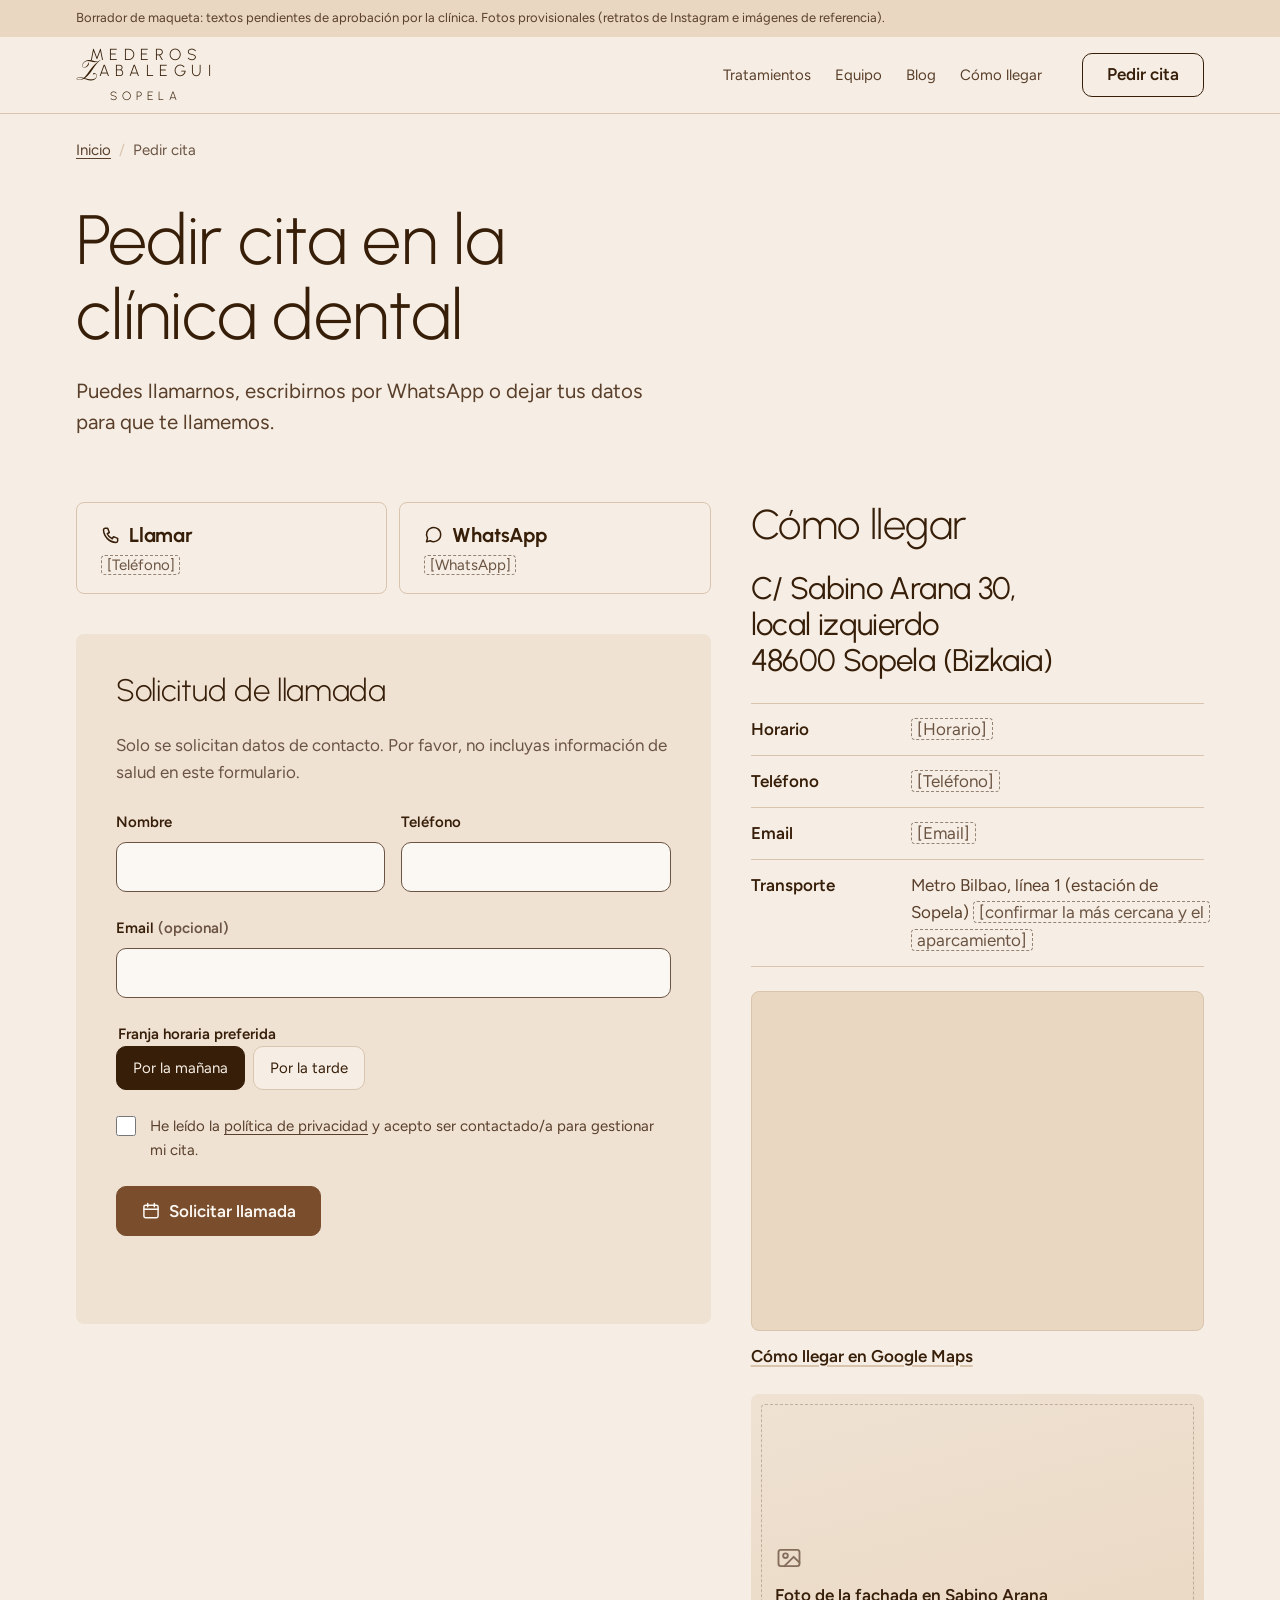
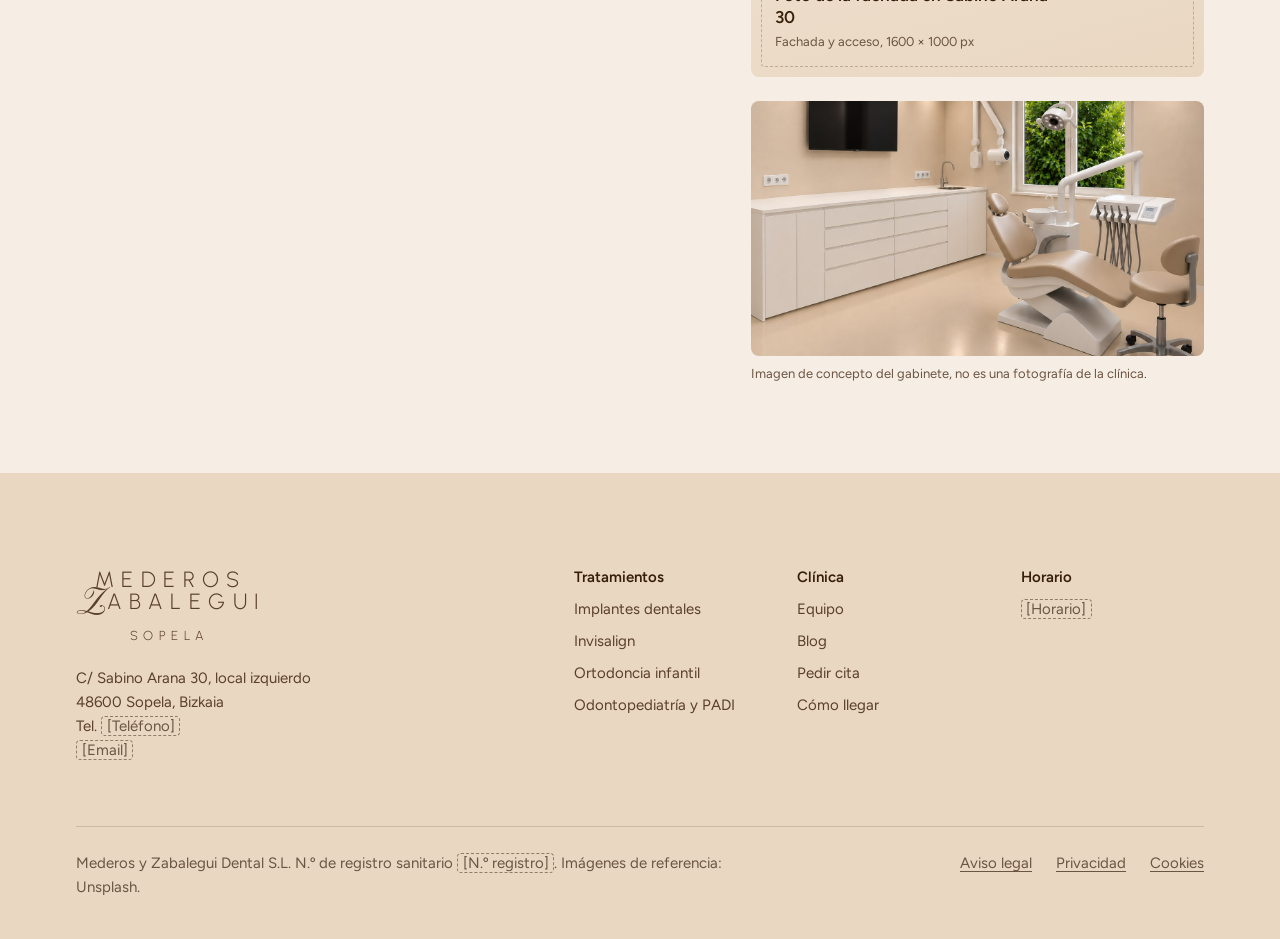
<file: cita.html>
<!doctype html>
<html lang="es">
<head>
<meta charset="utf-8">
<meta name="viewport" content="width=device-width, initial-scale=1">
<title>Pedir cita | Dentista en Sopela | Clínica Mederos Zabalegui</title>
<meta name="description" content="Pide cita en la Clínica Dental Mederos Zabalegui, C/ Sabino Arana 30, Sopela: por teléfono, WhatsApp o formulario. Cómo llegar y horario.">
<!-- Al publicar: <link rel="canonical" href="https://[dominio]/pide-cita/"> y quitar noindex -->
<meta name="robots" content="noindex, nofollow">
<link rel="preconnect" href="https://fonts.googleapis.com">
<link rel="preconnect" href="https://fonts.gstatic.com" crossorigin>
<link href="https://fonts.googleapis.com/css2?family=Figtree:wght@400;600&family=Pinyon+Script&family=Urbanist:wght@300;400&display=swap" rel="stylesheet">
<link rel="icon" href="assets/favicon.svg" type="image/svg+xml">
<link rel="stylesheet" href="assets/styles.css">
<script type="application/ld+json">
{
  "@context": "https://schema.org",
  "@type": "BreadcrumbList",
  "itemListElement": [
    {
      "@type": "ListItem",
      "position": 1,
      "name": "Inicio",
      "item": "https://[dominio]/"
    },
    {
      "@type": "ListItem",
      "position": 2,
      "name": "Pedir cita"
    }
  ]
}
</script>
</head>
<body>
<a class="skip" href="#main">Saltar al contenido</a>
<!-- Elementor: banda de borrador (quitar al publicar) -->
<div class="draft-band"><div class="container">Borrador de maqueta: textos pendientes de aprobación por la clínica. Fotos provisionales (retratos de Instagram e imágenes de referencia).</div></div>
<!-- Elementor: plantilla Cabecera (Theme Builder) > Contenedor flex fila: Imagen/Logo + Menú de navegación + Botón -->
<header class="site-header">
  <div class="container">
    <a class="wordmark" href="index.html">
      <span class="wordmark__line">Mederos</span> <span class="wordmark__line"><span class="wordmark__z">Z</span>abalegui</span> <span class="wordmark__place">Sopela</span>
    </a>
    <nav class="nav" aria-label="Principal">
      <ul class="nav__links"><li><a href="tratamientos.html">Tratamientos</a></li><li><a href="equipo.html">Equipo</a></li><li><a href="blog-articulo.html">Blog</a></li><li><a href="cita.html#visita">Cómo llegar</a></li></ul>
      <a class="btn btn--quiet" href="cita.html">Pedir cita</a>
      <details class="menu"><summary>Menú</summary><div class="menu__panel"><a href="index.html">Inicio</a><a href="tratamientos.html">Tratamientos</a><a href="equipo.html">Equipo</a><a href="blog-articulo.html">Blog</a><a href="cita.html#visita">Cómo llegar</a><a href="cita.html" aria-current="page">Pedir cita</a></div></details>
    </nav>
  </div>
</header>
<main id="main">
<nav class="crumbs container" aria-label="Migas de pan"><ol><li><a href="index.html">Inicio</a></li><li aria-current="page">Pedir cita</li></ol></nav>
<section class="t-hero" aria-labelledby="h1" style="padding-bottom:var(--space-2xl)">
  <div class="container" style="grid-template-columns:minmax(0,1fr)">
    <div class="t-hero__text">
      <h1 id="h1">Pedir cita en la clínica dental</h1>
      <p class="lead">Puedes llamarnos, escribirnos por WhatsApp o dejar tus datos para que te llamemos.</p>
    </div>
  </div>
</section>

<!-- Elementor: Contenedor 2 columnas: 2 tarjetas de contacto (Caja de icono) + Formulario | Texto (dirección) + Lista + Mapa -->
<section class="section--s" style="padding-top:0" id="contacto" aria-label="Contacto">
  <div class="container contact-grid">
    <div>
      <div class="quick">
        <a href="#contacto" data-href-final="tel:[Teléfono]"><b><svg class="icon" viewBox="0 0 24 24" fill="none" stroke="currentColor" stroke-width="1.8" stroke-linecap="round" stroke-linejoin="round" aria-hidden="true"><path d="M5 4h3l2 5-2.5 1.5a11 11 0 0 0 6 6L15 14l5 2v3a2 2 0 0 1-2 2A16 16 0 0 1 3 6a2 2 0 0 1 2-2"/></svg>Llamar</b><span><span class="fill" data-fill="telefono">[Teléfono]</span></span></a>
        <a href="#contacto" data-href-final="https://wa.me/[WhatsApp]"><b><svg class="icon" viewBox="0 0 24 24" fill="none" stroke="currentColor" stroke-width="1.8" stroke-linecap="round" stroke-linejoin="round" aria-hidden="true"><path d="M20 11.5a8.5 8.5 0 0 1-12.6 7.4L3 20l1.2-4.2A8.5 8.5 0 1 1 20 11.5z"/></svg>WhatsApp</b><span><span class="fill" data-fill="whatsapp">[WhatsApp]</span></span></a>
      </div>
      <form class="form" data-endpoint="" novalidate aria-labelledby="form-h">
        <h2 id="form-h">Solicitud de llamada</h2>
        <p class="muted">Solo se solicitan datos de contacto. Por favor, no incluyas información de salud en este formulario.</p>
        <div class="field-row">
          <div class="field"><label for="nombre">Nombre</label><input id="nombre" name="nombre" type="text" autocomplete="name" required></div>
          <div class="field"><label for="tel">Teléfono</label><input id="tel" name="telefono" type="tel" inputmode="tel" autocomplete="tel" required></div>
        </div>
        <div class="field"><label for="email">Email <span class="muted">(opcional)</span></label><input id="email" name="email" type="email" autocomplete="email"></div>
        <fieldset class="field">
          <legend>Franja horaria preferida</legend>
          <div class="choices">
            <input type="radio" name="franja" id="f1" value="manana" checked><label for="f1">Por la mañana</label>
            <input type="radio" name="franja" id="f2" value="tarde"><label for="f2">Por la tarde</label>
          </div>
        </fieldset>
        <label class="check" for="priv"><input id="priv" name="privacidad" type="checkbox" required><span>He leído la <a href="legal.html#privacidad">política de privacidad</a> y acepto ser contactado/a para gestionar mi cita.</span></label>
        <button class="btn" type="submit"><svg class="icon" viewBox="0 0 24 24" fill="none" stroke="currentColor" stroke-width="1.8" stroke-linecap="round" stroke-linejoin="round" aria-hidden="true"><rect x="3.5" y="5" width="17" height="15" rx="2"/><path d="M3.5 10h17M8 3v4M16 3v4"/></svg>Solicitar llamada</button>
        <p class="form__help" id="form-help" aria-live="polite"></p>
      </form>
    </div>
    <div id="visita" style="display:grid;gap:var(--space-lg)">
      <h2>Cómo llegar</h2>
      <p class="address">C/ Sabino Arana 30, local izquierdo<br>48600 Sopela (Bizkaia)</p>
      <dl class="facts" style="margin:0">
        <div><dt>Horario</dt><dd><span class="fill" data-fill="horario">[Horario]</span></dd></div>
        <div><dt>Teléfono</dt><dd><span class="fill" data-fill="telefono">[Teléfono]</span></dd></div>
        <div><dt>Email</dt><dd><span class="fill" data-fill="email">[Email]</span></dd></div>
        <div><dt>Transporte</dt><dd>Metro Bilbao, línea 1 (estación de Sopela) <span class="fill" data-fill="transporte">[confirmar la más cercana y el aparcamiento]</span></dd></div>
      </dl>
      <div class="map"><div class="map__frame"><iframe src="https://www.google.com/maps?q=Sabino+Arana+30,+48600+Sopela,+Bizkaia&amp;output=embed" loading="lazy" referrerpolicy="no-referrer-when-downgrade" title="Mapa: Sabino Arana 30, Sopela"></iframe></div><a class="textlink" href="https://www.google.com/maps/dir/?api=1&amp;destination=Sabino+Arana+30,+48600+Sopela" target="_blank" rel="noopener">Cómo llegar en Google Maps</a></div>
      <figure class="slot slot--wide" data-slot="foto-fachada" data-alt="Foto de la fachada en Sabino Arana 30"><figcaption class="slot__label"><svg viewBox="0 0 24 24" fill="none" stroke="currentColor" stroke-width="1.6" stroke-linecap="round" stroke-linejoin="round" aria-hidden="true"><rect x="3" y="5" width="18" height="14" rx="2"/><circle cx="9" cy="10" r="2"/><path d="M21 16l-5-5-8 8"/></svg><b>Foto de la fachada en Sabino Arana 30</b><span>Fachada y acceso, 1600 × 1000 px</span></figcaption></figure>
      <figure class="ambient ambient--wide">
        <img src="assets/gabinete-concepto-render-2026-11-17.jpeg" width="1306" height="1205" alt="Render de concepto del gabinete en tonos arena" loading="lazy">
        <figcaption>Imagen de concepto del gabinete, no es una fotografía de la clínica.</figcaption>
      </figure>
    </div>
  </div>
</section>
<script>
document.querySelectorAll('form[data-endpoint]').forEach(function (form) {
  var help = form.querySelector('[aria-live]');
  form.addEventListener('submit', function (e) {
    e.preventDefault();
    var bad = Array.prototype.filter.call(form.querySelectorAll('[required]'), function (el) {
      var ok = el.checkValidity(); el.toggleAttribute('aria-invalid', !ok); return !ok;
    });
    if (bad.length) { help.textContent = 'Falta tu nombre, tu teléfono o aceptar la privacidad. Revísalo y vuelve a enviarlo.'; bad[0].focus(); return; }
    if (!form.dataset.endpoint) { help.textContent = 'Maqueta: el formulario aún no está conectado y no se ha enviado nada.'; return; }
  });
});
</script>
</main>
<!-- Elementor: plantilla Pie (Theme Builder) > Contenedor 4 columnas: Texto, Lista de iconos x3 -->
<footer class="site-footer">
  <div class="container">
    <div class="footer-grid">
      <div class="footer-brand">
        <a class="wordmark wordmark--lg" href="index.html"><span class="wordmark__line">Mederos</span> <span class="wordmark__line"><span class="wordmark__z">Z</span>abalegui</span> <span class="wordmark__place">Sopela</span></a>
        <address>C/ Sabino Arana 30, local izquierdo<br>48600 Sopela, Bizkaia<br>Tel. <span class="fill" data-fill="telefono">[Teléfono]</span><br><span class="fill" data-fill="email">[Email]</span></address>
      </div>
      <div>
        <h2>Tratamientos</h2>
        <ul>
          <li><a href="implantes.html">Implantes dentales</a></li>
          <li><a href="invisalign.html">Invisalign</a></li>
          <li><a href="tratamientos.html#ortodoncia-infantil">Ortodoncia infantil</a></li>
          <li><a href="tratamientos.html#odontopediatria">Odontopediatría y PADI</a></li>
        </ul>
      </div>
      <div>
        <h2>Clínica</h2>
        <ul>
          <li><a href="equipo.html">Equipo</a></li>
          <li><a href="blog-articulo.html">Blog</a></li>
          <li><a href="cita.html">Pedir cita</a></li>
          <li><a href="cita.html#visita">Cómo llegar</a></li>
        </ul>
      </div>
      <div>
        <h2>Horario</h2>
        <p><span class="fill" data-fill="horario">[Horario]</span></p>
      </div>
    </div>
    <div class="footer-legal">
      <p>Mederos y Zabalegui Dental S.L. N.º de registro sanitario <span class="fill" data-fill="registro">[N.º registro]</span>. Imágenes de referencia: Unsplash.</p>
      <ul>
        <li><a href="legal.html#aviso-legal">Aviso legal</a></li>
        <li><a href="legal.html#privacidad">Privacidad</a></li>
        <li><a href="legal.html#cookies">Cookies</a></li>
      </ul>
    </div>
  </div>
</footer>
<!-- Elementor: barra fija móvil (Contenedor con posición fija, visible solo en Móvil) -->
<nav class="mobile-bar" aria-label="Contacto rápido">
  <a href="cita.html#contacto" data-href-final="tel:[Teléfono]"><svg class="icon" viewBox="0 0 24 24" fill="none" stroke="currentColor" stroke-width="1.8" stroke-linecap="round" stroke-linejoin="round" aria-hidden="true"><path d="M5 4h3l2 5-2.5 1.5a11 11 0 0 0 6 6L15 14l5 2v3a2 2 0 0 1-2 2A16 16 0 0 1 3 6a2 2 0 0 1 2-2"/></svg>Llamar</a>
  <a href="cita.html#contacto" data-href-final="https://wa.me/[WhatsApp]"><svg class="icon" viewBox="0 0 24 24" fill="none" stroke="currentColor" stroke-width="1.8" stroke-linecap="round" stroke-linejoin="round" aria-hidden="true"><path d="M20 11.5a8.5 8.5 0 0 1-12.6 7.4L3 20l1.2-4.2A8.5 8.5 0 1 1 20 11.5z"/></svg>WhatsApp</a>
  <a class="is-primary" href="cita.html"><svg class="icon" viewBox="0 0 24 24" fill="none" stroke="currentColor" stroke-width="1.8" stroke-linecap="round" stroke-linejoin="round" aria-hidden="true"><rect x="3.5" y="5" width="17" height="15" rx="2"/><path d="M3.5 10h17M8 3v4M16 3v4"/></svg>Pedir cita</a>
</nav>
<script>window.hallmarkSlots = (m) => { for (const [k, v] of Object.entries(m)) { const s = document.querySelector(`[data-slot="${k}"]`); if (!s) continue; const im = new Image(); im.src = typeof v === 'string' ? v : v.src; im.alt = (typeof v === 'object' && v.alt) || s.dataset.alt || ''; s.querySelectorAll(':scope > img').forEach((o) => o.remove()); s.prepend(im); } };
document.querySelectorAll('[data-slot] img').forEach((i) => { if (i.complete && !i.naturalWidth) i.remove(); else i.addEventListener('error', () => i.remove(), { once: true }); });</script>
</body>
</html>
</file>
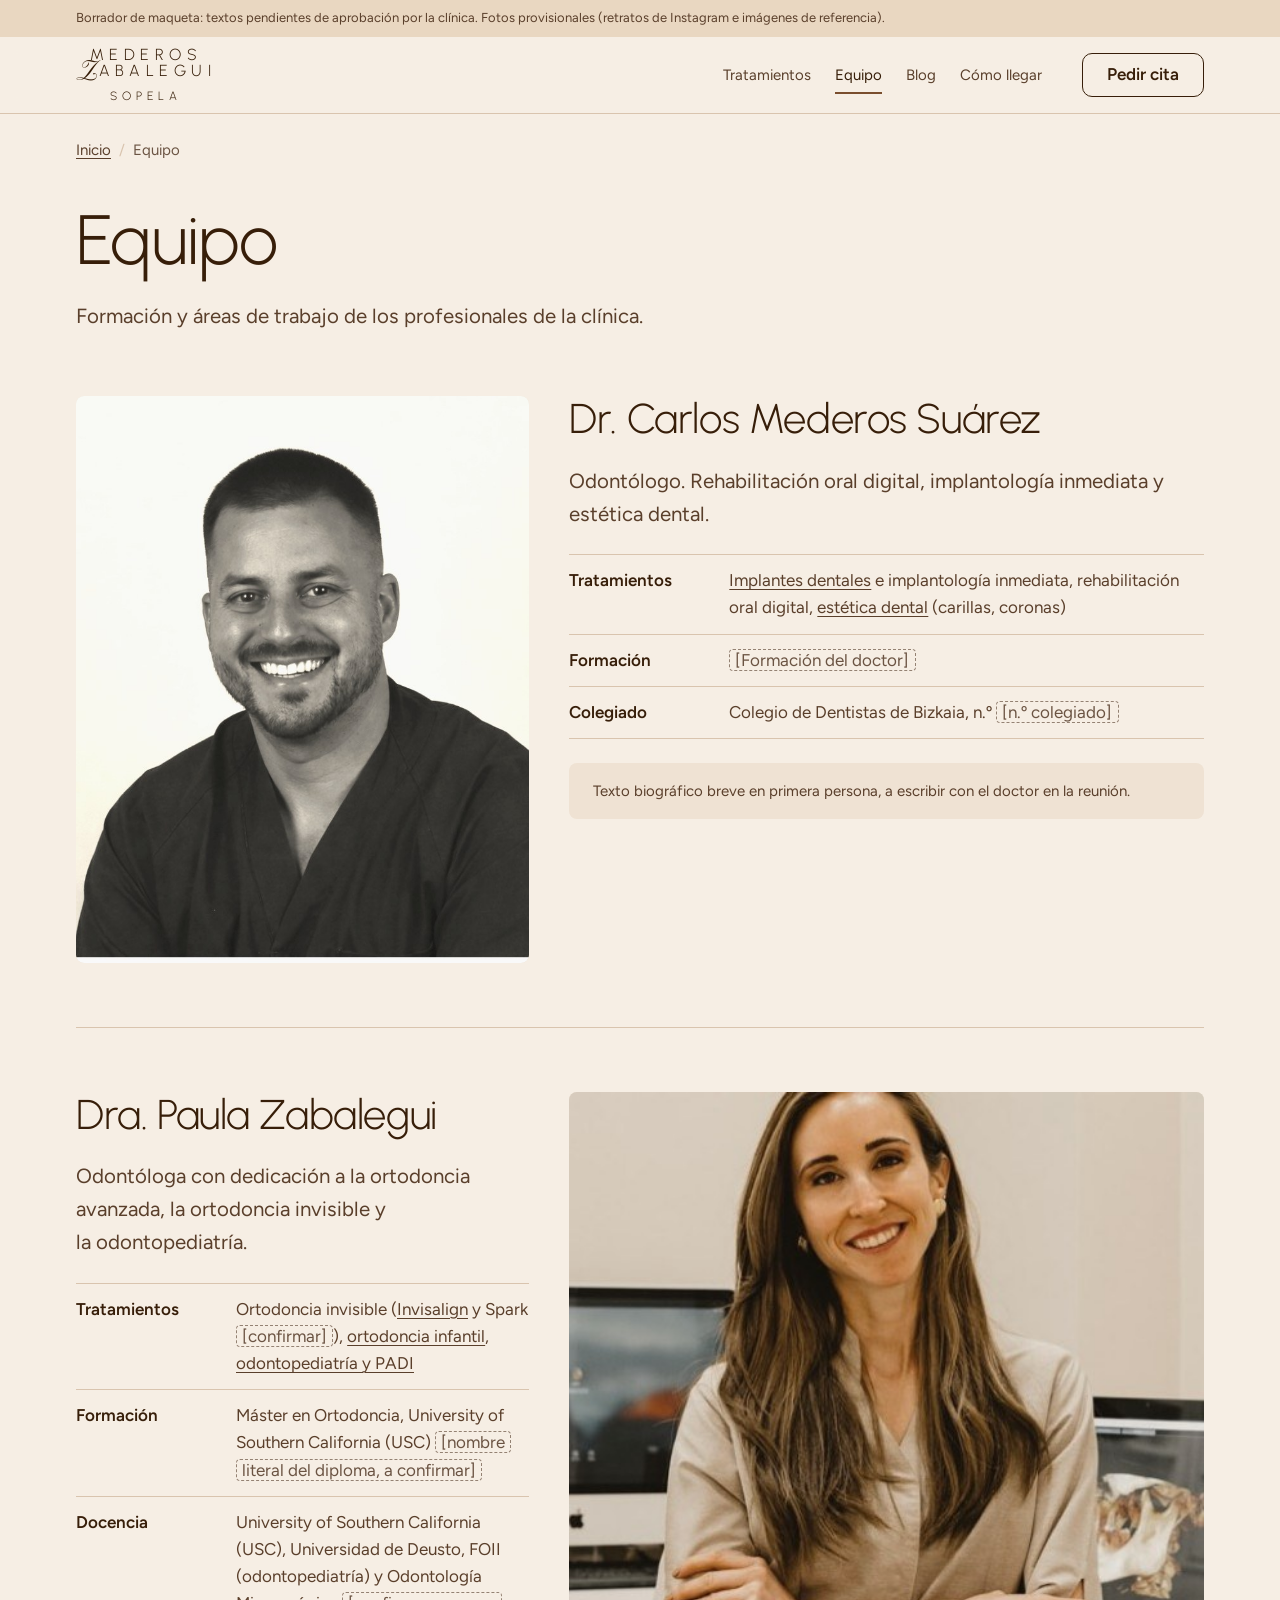
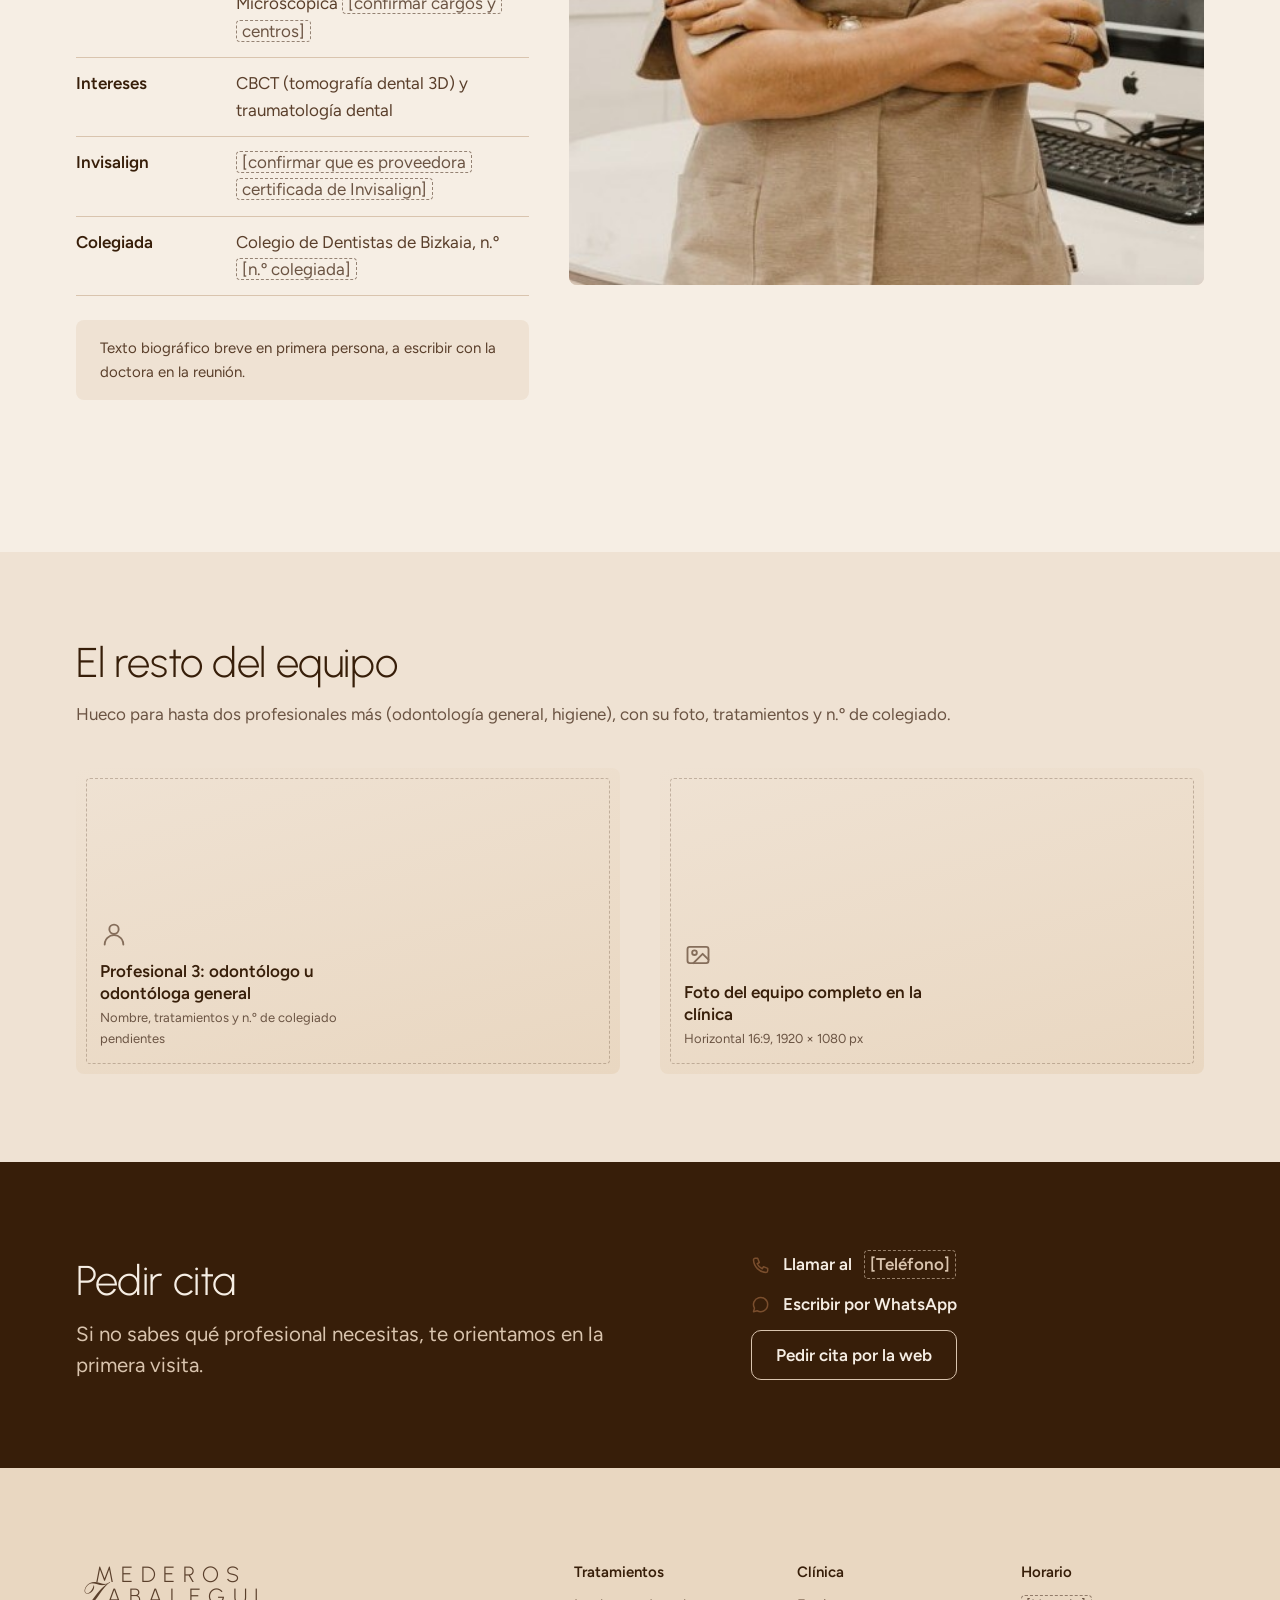
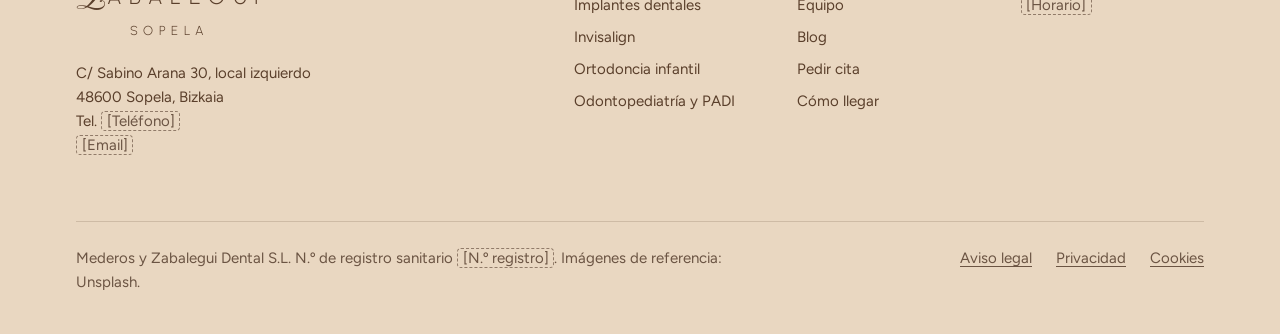
<file: equipo.html>
<!doctype html>
<html lang="es">
<head>
<meta charset="utf-8">
<meta name="viewport" content="width=device-width, initial-scale=1">
<title>Equipo | Dentistas en Sopela | Clínica Mederos Zabalegui</title>
<meta name="description" content="Conoce al Dr. Carlos Mederos (implantes y rehabilitación oral) y a la Dra. Paula Zabalegui (ortodoncia, máster por la USC), dentistas en Sopela.">
<!-- Al publicar: <link rel="canonical" href="https://[dominio]/equipo/"> y quitar noindex -->
<meta name="robots" content="noindex, nofollow">
<link rel="preconnect" href="https://fonts.googleapis.com">
<link rel="preconnect" href="https://fonts.gstatic.com" crossorigin>
<link href="https://fonts.googleapis.com/css2?family=Figtree:wght@400;600&family=Pinyon+Script&family=Urbanist:wght@300;400&display=swap" rel="stylesheet">
<link rel="icon" href="assets/favicon.svg" type="image/svg+xml">
<link rel="stylesheet" href="assets/styles.css">
<script type="application/ld+json">
{
  "@context": "https://schema.org",
  "@type": "BreadcrumbList",
  "itemListElement": [
    {
      "@type": "ListItem",
      "position": 1,
      "name": "Inicio",
      "item": "https://[dominio]/"
    },
    {
      "@type": "ListItem",
      "position": 2,
      "name": "Equipo"
    }
  ]
}
</script>
<script type="application/ld+json">
{
  "@context": "https://schema.org",
  "@type": "Person",
  "@id": "https://[dominio]/equipo/#carlos-mederos",
  "name": "Carlos Mederos Suárez",
  "honorificPrefix": "Dr.",
  "jobTitle": "Odontólogo, implantología y rehabilitación oral",
  "worksFor": {
    "@id": "https://[dominio]/#clinica"
  },
  "knowsAbout": [
    "Implantes dentales",
    "Implantología inmediata",
    "Rehabilitación oral digital",
    "Estética dental",
    "Carillas",
    "Coronas"
  ],
  "identifier": {
    "@type": "PropertyValue",
    "propertyID": "N.º de colegiado (Colegio de Dentistas de Bizkaia)",
    "value": "[n.º colegiado]"
  },
  "sameAs": [
    "https://www.instagram.com/dr_cmederos/"
  ],
  "image": "https://[dominio]/[foto-carlos-mederos].jpg",
  "url": "https://[dominio]/equipo/#carlos-mederos"
}
</script>
<script type="application/ld+json">
{
  "@context": "https://schema.org",
  "@type": "Person",
  "@id": "https://[dominio]/equipo/#paula-zabalegui",
  "name": "Paula Zabalegui",
  "honorificPrefix": "Dra.",
  "jobTitle": "Odontóloga con dedicación a la ortodoncia",
  "worksFor": {
    "@id": "https://[dominio]/#clinica"
  },
  "alumniOf": {
    "@type": "CollegeOrUniversity",
    "name": "University of Southern California"
  },
  "hasCredential": {
    "@type": "EducationalOccupationalCredential",
    "credentialCategory": "Máster en Ortodoncia",
    "recognizedBy": {
      "@type": "CollegeOrUniversity",
      "name": "University of Southern California"
    }
  },
  "knowsAbout": [
    "Ortodoncia",
    "Ortodoncia invisible",
    "Invisalign",
    "Ortodoncia infantil",
    "Odontopediatría",
    "CBCT",
    "Traumatología dental"
  ],
  "identifier": {
    "@type": "PropertyValue",
    "propertyID": "N.º de colegiado (Colegio de Dentistas de Bizkaia)",
    "value": "[n.º colegiado]"
  },
  "image": "https://[dominio]/[foto-paula-zabalegui].jpg",
  "url": "https://[dominio]/equipo/#paula-zabalegui"
}
</script>
</head>
<body>
<a class="skip" href="#main">Saltar al contenido</a>
<!-- Elementor: banda de borrador (quitar al publicar) -->
<div class="draft-band"><div class="container">Borrador de maqueta: textos pendientes de aprobación por la clínica. Fotos provisionales (retratos de Instagram e imágenes de referencia).</div></div>
<!-- Elementor: plantilla Cabecera (Theme Builder) > Contenedor flex fila: Imagen/Logo + Menú de navegación + Botón -->
<header class="site-header">
  <div class="container">
    <a class="wordmark" href="index.html">
      <span class="wordmark__line">Mederos</span> <span class="wordmark__line"><span class="wordmark__z">Z</span>abalegui</span> <span class="wordmark__place">Sopela</span>
    </a>
    <nav class="nav" aria-label="Principal">
      <ul class="nav__links"><li><a href="tratamientos.html">Tratamientos</a></li><li><a href="equipo.html" aria-current="page">Equipo</a></li><li><a href="blog-articulo.html">Blog</a></li><li><a href="cita.html#visita">Cómo llegar</a></li></ul>
      <a class="btn btn--quiet" href="cita.html">Pedir cita</a>
      <details class="menu"><summary>Menú</summary><div class="menu__panel"><a href="index.html">Inicio</a><a href="tratamientos.html">Tratamientos</a><a href="equipo.html" aria-current="page">Equipo</a><a href="blog-articulo.html">Blog</a><a href="cita.html#visita">Cómo llegar</a><a href="cita.html">Pedir cita</a></div></details>
    </nav>
  </div>
</header>
<main id="main">
<nav class="crumbs container" aria-label="Migas de pan"><ol><li><a href="index.html">Inicio</a></li><li aria-current="page">Equipo</li></ol></nav>
<section class="t-hero" aria-labelledby="h1" style="padding-bottom:var(--space-2xl)">
  <div class="container" style="grid-template-columns:minmax(0,1fr)">
    <div class="t-hero__text">
      <h1 id="h1">Equipo</h1>
      <p class="lead">Formación y áreas de trabajo de los profesionales de la clínica.</p>
    </div>
  </div>
</section>

<!-- Elementor: un Contenedor 2 columnas por profesional: Imagen | Título H2 + Texto + Lista (formación, colegiado) + Botón de texto. Hasta 4 profesionales -->
<section class="section--s" aria-label="Profesionales" style="padding-top:0">
  <div class="container">
    <article class="profile" id="carlos-mederos" aria-labelledby="carlos">
      <figure class="portrait portrait--carlos portrait--tall"><img src="assets/carlos-retrato-web.jpg" width="715" height="894" alt="Dr. Carlos Mederos" loading="lazy"></figure>
      <div class="profile__text">
        <h2 id="carlos">Dr. Carlos Mederos Suárez</h2>
        <p class="profile__role">Odontólogo. Rehabilitación oral digital, implantología inmediata y estética dental.</p>
        <dl class="facts">
          <div><dt>Tratamientos</dt><dd><a href="implantes.html">Implantes dentales</a> e implantología inmediata, rehabilitación oral digital, <a href="tratamientos.html#estetica-dental">estética dental</a> (carillas, coronas)</dd></div>
          <div><dt>Formación</dt><dd><span class="fill" data-fill="formacion">[Formación del doctor]</span></dd></div>
          <div><dt>Colegiado</dt><dd>Colegio de Dentistas de Bizkaia, n.º <span class="fill" data-fill="colegiado">[n.º colegiado]</span></dd></div>
        </dl>
        <p class="note">Texto biográfico breve en primera persona, a escribir con el doctor en la reunión.</p>
      </div>
    </article>
    <article class="profile profile--flip" id="paula-zabalegui" aria-labelledby="paula">
      <figure class="portrait portrait--paula portrait--tall"><img src="assets/paula-retrato-web.jpg" width="493" height="616" alt="Dra. Paula Zabalegui en la clínica" loading="lazy"></figure>
      <div class="profile__text">
        <h2 id="paula">Dra. Paula Zabalegui</h2>
        <p class="profile__role">Odontóloga con dedicación a la ortodoncia avanzada, la ortodoncia invisible y la odontopediatría.</p>
        <dl class="facts">
          <div><dt>Tratamientos</dt><dd>Ortodoncia invisible (<a href="invisalign.html">Invisalign</a> y Spark <span class="fill" data-fill="confirmar">[confirmar]</span>), <a href="tratamientos.html#ortodoncia-infantil">ortodoncia infantil</a>, <a href="tratamientos.html#odontopediatria">odontopediatría y PADI</a></dd></div>
          <div><dt>Formación</dt><dd>Máster en Ortodoncia, University of Southern California (USC) <span class="fill" data-fill="diploma">[nombre literal del diploma, a confirmar]</span></dd></div>
          <div><dt>Docencia</dt><dd>University of Southern California (USC), Universidad de Deusto, FOII (odontopediatría) y Odontología Microscópica <span class="fill" data-fill="docencia">[confirmar cargos y centros]</span></dd></div>
          <div><dt>Intereses</dt><dd>CBCT (tomografía dental 3D) y traumatología dental</dd></div>
          <div><dt>Invisalign</dt><dd><span class="fill" data-fill="invisalign">[confirmar que es proveedora certificada de Invisalign]</span></dd></div>
          <div><dt>Colegiada</dt><dd>Colegio de Dentistas de Bizkaia, n.º <span class="fill" data-fill="colegiado">[n.º colegiada]</span></dd></div>
        </dl>
        <p class="note">Texto biográfico breve en primera persona, a escribir con la doctora en la reunión.</p>
      </div>
    </article>
  </div>
</section>

<!-- Elementor: Contenedor 2 columnas con Imagen + Título H3 (profesionales 3 y 4) -->
<section class="section--s band--alt" aria-labelledby="mas">
  <div class="container">
    <div class="section-head" style="margin-bottom:var(--space-xl)"><h2 id="mas">El resto del equipo</h2><p class="muted">Hueco para hasta dos profesionales más (odontología general, higiene), con su foto, tratamientos y n.º de colegiado.</p></div>
    <div class="more-team">
      <figure><figure class="slot slot--wide" data-slot="foto-profesional-3" data-alt="Profesional 3: odontólogo u odontóloga general"><figcaption class="slot__label"><svg viewBox="0 0 24 24" fill="none" stroke="currentColor" stroke-width="1.6" stroke-linecap="round" stroke-linejoin="round" aria-hidden="true"><circle cx="12" cy="8" r="4"/><path d="M4 21a8 8 0 0 1 16 0"/></svg><b>Profesional 3: odontólogo u odontóloga general</b><span>Nombre, tratamientos y n.º de colegiado pendientes</span></figcaption></figure></figure>
      <figure><figure class="slot slot--wide" data-slot="foto-equipo" data-alt="Foto del equipo completo en la clínica"><figcaption class="slot__label"><svg viewBox="0 0 24 24" fill="none" stroke="currentColor" stroke-width="1.6" stroke-linecap="round" stroke-linejoin="round" aria-hidden="true"><rect x="3" y="5" width="18" height="14" rx="2"/><circle cx="9" cy="10" r="2"/><path d="M21 16l-5-5-8 8"/></svg><b>Foto del equipo completo en la clínica</b><span>Horizontal 16:9, 1920 × 1080 px</span></figcaption></figure></figure>
    </div>
  </div>
</section>
<!-- Elementor: Contenedor 2 columnas (fondo marrón): Título + Texto | Lista de iconos (llamar, WhatsApp) + Botón -->
<section class="section--s band--field closing" aria-labelledby="cierre">
  <div class="container">
    <div style="display:grid;gap:var(--space-md)">
      <h2 id="cierre">Pedir cita</h2>
      <p class="lead">Si no sabes qué profesional necesitas, te orientamos en la primera visita.</p>
    </div>
    <div class="contact-lines">
      <a class="contact-line" href="cita.html#contacto" data-href-final="tel:[Teléfono]"><svg class="icon" viewBox="0 0 24 24" fill="none" stroke="currentColor" stroke-width="1.8" stroke-linecap="round" stroke-linejoin="round" aria-hidden="true"><path d="M5 4h3l2 5-2.5 1.5a11 11 0 0 0 6 6L15 14l5 2v3a2 2 0 0 1-2 2A16 16 0 0 1 3 6a2 2 0 0 1 2-2"/></svg>Llamar al <span class="fill" data-fill="telefono">[Teléfono]</span></a>
      <a class="contact-line" href="cita.html#contacto" data-href-final="https://wa.me/[WhatsApp]"><svg class="icon" viewBox="0 0 24 24" fill="none" stroke="currentColor" stroke-width="1.8" stroke-linecap="round" stroke-linejoin="round" aria-hidden="true"><path d="M20 11.5a8.5 8.5 0 0 1-12.6 7.4L3 20l1.2-4.2A8.5 8.5 0 1 1 20 11.5z"/></svg>Escribir por WhatsApp</a>
      <a class="btn btn--quiet" href="cita.html">Pedir cita por la web</a>
    </div>
  </div>
</section>
</main>
<!-- Elementor: plantilla Pie (Theme Builder) > Contenedor 4 columnas: Texto, Lista de iconos x3 -->
<footer class="site-footer">
  <div class="container">
    <div class="footer-grid">
      <div class="footer-brand">
        <a class="wordmark wordmark--lg" href="index.html"><span class="wordmark__line">Mederos</span> <span class="wordmark__line"><span class="wordmark__z">Z</span>abalegui</span> <span class="wordmark__place">Sopela</span></a>
        <address>C/ Sabino Arana 30, local izquierdo<br>48600 Sopela, Bizkaia<br>Tel. <span class="fill" data-fill="telefono">[Teléfono]</span><br><span class="fill" data-fill="email">[Email]</span></address>
      </div>
      <div>
        <h2>Tratamientos</h2>
        <ul>
          <li><a href="implantes.html">Implantes dentales</a></li>
          <li><a href="invisalign.html">Invisalign</a></li>
          <li><a href="tratamientos.html#ortodoncia-infantil">Ortodoncia infantil</a></li>
          <li><a href="tratamientos.html#odontopediatria">Odontopediatría y PADI</a></li>
        </ul>
      </div>
      <div>
        <h2>Clínica</h2>
        <ul>
          <li><a href="equipo.html">Equipo</a></li>
          <li><a href="blog-articulo.html">Blog</a></li>
          <li><a href="cita.html">Pedir cita</a></li>
          <li><a href="cita.html#visita">Cómo llegar</a></li>
        </ul>
      </div>
      <div>
        <h2>Horario</h2>
        <p><span class="fill" data-fill="horario">[Horario]</span></p>
      </div>
    </div>
    <div class="footer-legal">
      <p>Mederos y Zabalegui Dental S.L. N.º de registro sanitario <span class="fill" data-fill="registro">[N.º registro]</span>. Imágenes de referencia: Unsplash.</p>
      <ul>
        <li><a href="legal.html#aviso-legal">Aviso legal</a></li>
        <li><a href="legal.html#privacidad">Privacidad</a></li>
        <li><a href="legal.html#cookies">Cookies</a></li>
      </ul>
    </div>
  </div>
</footer>
<!-- Elementor: barra fija móvil (Contenedor con posición fija, visible solo en Móvil) -->
<nav class="mobile-bar" aria-label="Contacto rápido">
  <a href="cita.html#contacto" data-href-final="tel:[Teléfono]"><svg class="icon" viewBox="0 0 24 24" fill="none" stroke="currentColor" stroke-width="1.8" stroke-linecap="round" stroke-linejoin="round" aria-hidden="true"><path d="M5 4h3l2 5-2.5 1.5a11 11 0 0 0 6 6L15 14l5 2v3a2 2 0 0 1-2 2A16 16 0 0 1 3 6a2 2 0 0 1 2-2"/></svg>Llamar</a>
  <a href="cita.html#contacto" data-href-final="https://wa.me/[WhatsApp]"><svg class="icon" viewBox="0 0 24 24" fill="none" stroke="currentColor" stroke-width="1.8" stroke-linecap="round" stroke-linejoin="round" aria-hidden="true"><path d="M20 11.5a8.5 8.5 0 0 1-12.6 7.4L3 20l1.2-4.2A8.5 8.5 0 1 1 20 11.5z"/></svg>WhatsApp</a>
  <a class="is-primary" href="cita.html"><svg class="icon" viewBox="0 0 24 24" fill="none" stroke="currentColor" stroke-width="1.8" stroke-linecap="round" stroke-linejoin="round" aria-hidden="true"><rect x="3.5" y="5" width="17" height="15" rx="2"/><path d="M3.5 10h17M8 3v4M16 3v4"/></svg>Pedir cita</a>
</nav>
<script>window.hallmarkSlots = (m) => { for (const [k, v] of Object.entries(m)) { const s = document.querySelector(`[data-slot="${k}"]`); if (!s) continue; const im = new Image(); im.src = typeof v === 'string' ? v : v.src; im.alt = (typeof v === 'object' && v.alt) || s.dataset.alt || ''; s.querySelectorAll(':scope > img').forEach((o) => o.remove()); s.prepend(im); } };
document.querySelectorAll('[data-slot] img').forEach((i) => { if (i.complete && !i.naturalWidth) i.remove(); else i.addEventListener('error', () => i.remove(), { once: true }); });</script>
</body>
</html>
</file>
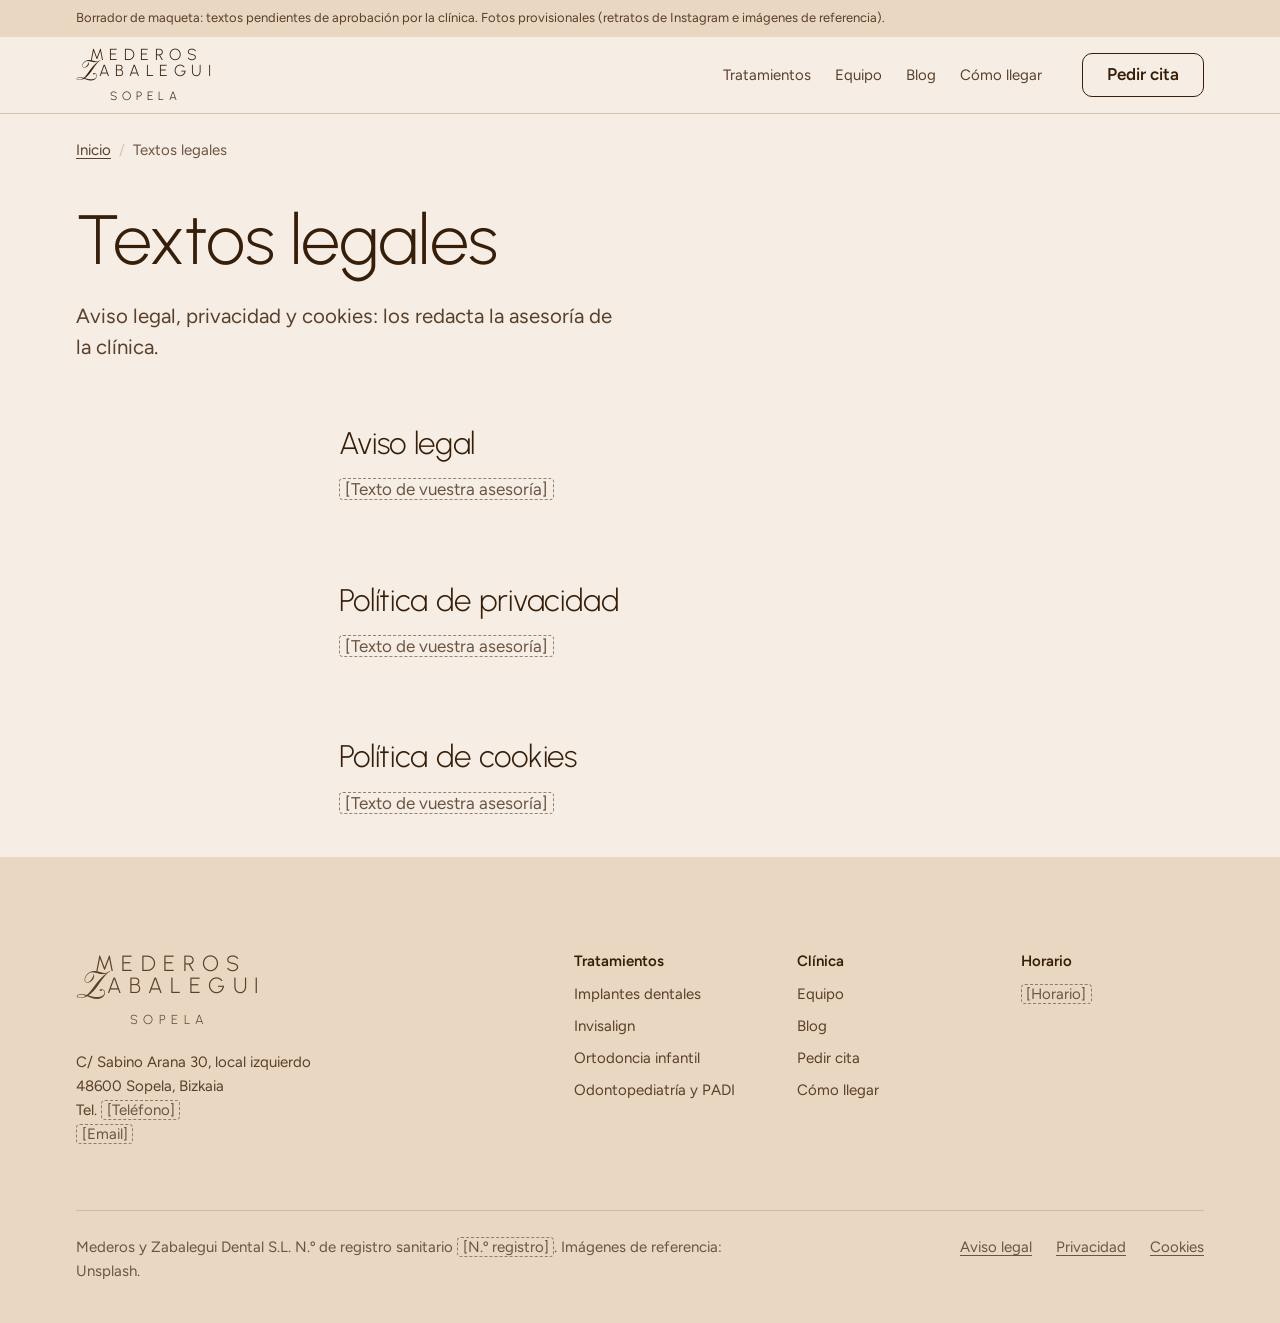
<file: legal.html>
<!doctype html>
<html lang="es">
<head>
<meta charset="utf-8">
<meta name="viewport" content="width=device-width, initial-scale=1">
<title>Textos legales | Clínica Mederos Zabalegui</title>
<meta name="description" content="Aviso legal, política de privacidad y política de cookies de la Clínica Dental Mederos Zabalegui, en Sopela.">
<!-- Al publicar: <link rel="canonical" href="https://[dominio]/aviso-legal/"> y quitar noindex -->
<meta name="robots" content="noindex, nofollow">
<link rel="preconnect" href="https://fonts.googleapis.com">
<link rel="preconnect" href="https://fonts.gstatic.com" crossorigin>
<link href="https://fonts.googleapis.com/css2?family=Figtree:wght@400;600&family=Pinyon+Script&family=Urbanist:wght@300;400&display=swap" rel="stylesheet">
<link rel="icon" href="assets/favicon.svg" type="image/svg+xml">
<link rel="stylesheet" href="assets/styles.css">
<script type="application/ld+json">
{
  "@context": "https://schema.org",
  "@type": "BreadcrumbList",
  "itemListElement": [
    {
      "@type": "ListItem",
      "position": 1,
      "name": "Inicio",
      "item": "https://[dominio]/"
    },
    {
      "@type": "ListItem",
      "position": 2,
      "name": "Textos legales"
    }
  ]
}
</script>
</head>
<body>
<a class="skip" href="#main">Saltar al contenido</a>
<!-- Elementor: banda de borrador (quitar al publicar) -->
<div class="draft-band"><div class="container">Borrador de maqueta: textos pendientes de aprobación por la clínica. Fotos provisionales (retratos de Instagram e imágenes de referencia).</div></div>
<!-- Elementor: plantilla Cabecera (Theme Builder) > Contenedor flex fila: Imagen/Logo + Menú de navegación + Botón -->
<header class="site-header">
  <div class="container">
    <a class="wordmark" href="index.html">
      <span class="wordmark__line">Mederos</span> <span class="wordmark__line"><span class="wordmark__z">Z</span>abalegui</span> <span class="wordmark__place">Sopela</span>
    </a>
    <nav class="nav" aria-label="Principal">
      <ul class="nav__links"><li><a href="tratamientos.html">Tratamientos</a></li><li><a href="equipo.html">Equipo</a></li><li><a href="blog-articulo.html">Blog</a></li><li><a href="cita.html#visita">Cómo llegar</a></li></ul>
      <a class="btn btn--quiet" href="cita.html">Pedir cita</a>
      <details class="menu"><summary>Menú</summary><div class="menu__panel"><a href="index.html">Inicio</a><a href="tratamientos.html">Tratamientos</a><a href="equipo.html">Equipo</a><a href="blog-articulo.html">Blog</a><a href="cita.html#visita">Cómo llegar</a><a href="cita.html">Pedir cita</a></div></details>
    </nav>
  </div>
</header>
<main id="main">
<nav class="crumbs container" aria-label="Migas de pan"><ol><li><a href="index.html">Inicio</a></li><li aria-current="page">Textos legales</li></ol></nav>
<!-- Elementor: en WordPress serán tres páginas (Aviso legal, Privacidad, Cookies) con el texto de la asesoría -->
<section class="t-hero" aria-labelledby="h1" style="padding-bottom:var(--space-lg)">
  <div class="container" style="grid-template-columns:minmax(0,1fr)"><div class="t-hero__text">
    <h1 id="h1">Textos legales</h1>
    <p class="lead">Aviso legal, privacidad y cookies: los redacta la asesoría de la clínica.</p>
  </div></div>
</section>
<section class="section--s" id="aviso-legal" aria-labelledby="aviso-legal-h" style="padding-block:var(--space-xl)"><div class="container prose"><h2 id="aviso-legal-h">Aviso legal</h2><p><span class="fill" data-fill="legal">[Texto de vuestra asesoría]</span></p></div></section>
<section class="section--s" id="privacidad" aria-labelledby="privacidad-h" style="padding-block:var(--space-xl)"><div class="container prose"><h2 id="privacidad-h">Política de privacidad</h2><p><span class="fill" data-fill="legal">[Texto de vuestra asesoría]</span></p></div></section>
<section class="section--s" id="cookies" aria-labelledby="cookies-h" style="padding-block:var(--space-xl)"><div class="container prose"><h2 id="cookies-h">Política de cookies</h2><p><span class="fill" data-fill="legal">[Texto de vuestra asesoría]</span></p></div></section>
</main>
<!-- Elementor: plantilla Pie (Theme Builder) > Contenedor 4 columnas: Texto, Lista de iconos x3 -->
<footer class="site-footer">
  <div class="container">
    <div class="footer-grid">
      <div class="footer-brand">
        <a class="wordmark wordmark--lg" href="index.html"><span class="wordmark__line">Mederos</span> <span class="wordmark__line"><span class="wordmark__z">Z</span>abalegui</span> <span class="wordmark__place">Sopela</span></a>
        <address>C/ Sabino Arana 30, local izquierdo<br>48600 Sopela, Bizkaia<br>Tel. <span class="fill" data-fill="telefono">[Teléfono]</span><br><span class="fill" data-fill="email">[Email]</span></address>
      </div>
      <div>
        <h2>Tratamientos</h2>
        <ul>
          <li><a href="implantes.html">Implantes dentales</a></li>
          <li><a href="invisalign.html">Invisalign</a></li>
          <li><a href="tratamientos.html#ortodoncia-infantil">Ortodoncia infantil</a></li>
          <li><a href="tratamientos.html#odontopediatria">Odontopediatría y PADI</a></li>
        </ul>
      </div>
      <div>
        <h2>Clínica</h2>
        <ul>
          <li><a href="equipo.html">Equipo</a></li>
          <li><a href="blog-articulo.html">Blog</a></li>
          <li><a href="cita.html">Pedir cita</a></li>
          <li><a href="cita.html#visita">Cómo llegar</a></li>
        </ul>
      </div>
      <div>
        <h2>Horario</h2>
        <p><span class="fill" data-fill="horario">[Horario]</span></p>
      </div>
    </div>
    <div class="footer-legal">
      <p>Mederos y Zabalegui Dental S.L. N.º de registro sanitario <span class="fill" data-fill="registro">[N.º registro]</span>. Imágenes de referencia: Unsplash.</p>
      <ul>
        <li><a href="legal.html#aviso-legal">Aviso legal</a></li>
        <li><a href="legal.html#privacidad">Privacidad</a></li>
        <li><a href="legal.html#cookies">Cookies</a></li>
      </ul>
    </div>
  </div>
</footer>
<!-- Elementor: barra fija móvil (Contenedor con posición fija, visible solo en Móvil) -->
<nav class="mobile-bar" aria-label="Contacto rápido">
  <a href="cita.html#contacto" data-href-final="tel:[Teléfono]"><svg class="icon" viewBox="0 0 24 24" fill="none" stroke="currentColor" stroke-width="1.8" stroke-linecap="round" stroke-linejoin="round" aria-hidden="true"><path d="M5 4h3l2 5-2.5 1.5a11 11 0 0 0 6 6L15 14l5 2v3a2 2 0 0 1-2 2A16 16 0 0 1 3 6a2 2 0 0 1 2-2"/></svg>Llamar</a>
  <a href="cita.html#contacto" data-href-final="https://wa.me/[WhatsApp]"><svg class="icon" viewBox="0 0 24 24" fill="none" stroke="currentColor" stroke-width="1.8" stroke-linecap="round" stroke-linejoin="round" aria-hidden="true"><path d="M20 11.5a8.5 8.5 0 0 1-12.6 7.4L3 20l1.2-4.2A8.5 8.5 0 1 1 20 11.5z"/></svg>WhatsApp</a>
  <a class="is-primary" href="cita.html"><svg class="icon" viewBox="0 0 24 24" fill="none" stroke="currentColor" stroke-width="1.8" stroke-linecap="round" stroke-linejoin="round" aria-hidden="true"><rect x="3.5" y="5" width="17" height="15" rx="2"/><path d="M3.5 10h17M8 3v4M16 3v4"/></svg>Pedir cita</a>
</nav>
<script>window.hallmarkSlots = (m) => { for (const [k, v] of Object.entries(m)) { const s = document.querySelector(`[data-slot="${k}"]`); if (!s) continue; const im = new Image(); im.src = typeof v === 'string' ? v : v.src; im.alt = (typeof v === 'object' && v.alt) || s.dataset.alt || ''; s.querySelectorAll(':scope > img').forEach((o) => o.remove()); s.prepend(im); } };
document.querySelectorAll('[data-slot] img').forEach((i) => { if (i.complete && !i.naturalWidth) i.remove(); else i.addEventListener('error', () => i.remove(), { once: true }); });</script>
</body>
</html>
</file>
<file: assets/styles.css>
/* Hallmark · shape: two-door clinic (el gabinete como ambiente, dos doctores, índice de tratamientos, la calle) · genre: editorial · theme: custom (identidad de la clínica, 17-11-2026) · job: book · idea: "Una clínica de barrio en Sopela con dos doctores, cada tratamiento con nombre y apellido, en los tonos arena de su propio logotipo" · vibe: "arena, cálida, serena, de barrio"
 * paper: #F6EEE4 · accent: #7A4E2D · display: Urbanist · body: Figtree · wordmark: Urbanist + Pinyon Script (la Z) · hero: titular a la izquierda y el render del gabinete a la derecha · nav: logotipo, cuatro enlaces y pedir cita · footer: pozo arena con logotipo, dirección y legales · imagery: render de concepto del gabinete (rotulado como tal) y huecos para retratos · signature: el logotipo de la clínica con su Z caligráfica sobre arena
 * axes: light/geometric-sans/warm · posture: committed (bandas marrón #371E09) · contrast: pass · fold: pass · v2.0.0 */
/* Hallmark · pre-emit critique: P4 H4 E4 S4 R4 V3 · weakest: V, el arena y el marrón son los del logotipo de la clínica (marca dada), no una elección libre */
/* Hallmark · dismissed 58 · las fichas de implantes e Invisalign y el artículo pasan de 450 palabras por las preguntas frecuentes plegadas en acordeón, que son el texto SEO que vende la propuesta */
/* Hallmark · dismissed impeccable cream-bg · el arena #F6EEE4 sale del logotipo y del gabinete que entregó la clínica; es su marca, no un valor por defecto */
/* Hallmark · dismissed 76 · las fotos de Unsplash enlazadas las pidió el cliente para la maqueta de la reunión; en el README queda el aviso de términos y que se sustituyen por fotos propias o elegidas a mano antes de publicar */
/* Hallmark · answered F15 · huecos [Teléfono], [Horario], [n.º colegiado] más de dos por página · el cliente aún no tiene esos datos y la maqueta es para pedirlos */

/* ==========================================================================
   1. TOKENS = Globales de Elementor (ver README-ELEMENTOR.md)
   ========================================================================== */
:root {
  /* Colores (de la identidad de la clínica: fondo del logo #E9D7C1, tinta #371E09, gabinete arena/topo) */
  --color-paper: #F6EEE4;       /* Fondo: arena claro */
  --color-paper-2: #EFE2D3;     /* Fondo alterno */
  --color-paper-3: #E9D7C1;     /* Arena del logotipo: pie, banda de borrador, huecos */
  --color-white: #FBF7F2;       /* Blanco roto: tarjetas, campos, texto sobre botón */
  --color-ink: #371E09;         /* Tinta marrón del logotipo: textos */
  --color-ink-2: #5A3F2B;       /* Texto secundario fuerte, enlaces */
  --color-muted: #6B5443;       /* Texto secundario (AA sobre todos los fondos) */
  --color-taupe: #D1BAAA;       /* Topo del sillón: detalles */
  --color-rule: #D9C4AE;        /* Líneas */
  --color-field: #371E09;       /* Banda oscura */
  --color-field-2: #4A2E17;     /* Banda oscura, hover y huecos */
  --color-on-field: #F6EEE4;    /* Texto sobre banda oscura */
  --color-on-field-2: #D9C4AE;  /* Texto secundario sobre banda oscura */
  --color-accent: #7A4E2D;      /* Marrón tostado: botón principal (6,7:1 con blanco roto) */
  --color-accent-2: #63401F;    /* Hover del botón principal */
  --color-accent-ink: #FBF7F2;  /* Texto sobre el botón principal */
  --color-focus: #8A5A33;
  --color-error: #A61B1B;
  --color-success: #2F6B3A;

  /* Tipografías */
  --font-display: "Urbanist", ui-sans-serif, system-ui, sans-serif;
  --font-body: "Figtree", ui-sans-serif, system-ui, sans-serif;
  --font-outlier: "Pinyon Script", cursive; /* solo la Z del logotipo */

  /* Escala de texto */
  --text-xs: 0.8125rem; --text-sm: 0.9375rem; --text-md: 1.0625rem; --text-lg: 1.25rem; --text-xl: 1.5625rem; --text-2xl: 1.953rem; --text-3xl: 2.441rem;
  --text-display: clamp(2.6rem, 4.2vw + 1rem, 4.75rem);
  --text-display-s: clamp(2.1rem, 2.8vw + 1rem, 3.5rem);
  --text-section: clamp(1.85rem, 2vw + 1rem, 3rem);
  --text-title: clamp(1.25rem, 0.6vw + 1rem, 1.5rem);
  --text-lead: clamp(1.125rem, 0.35vw + 1rem, 1.3125rem);
  --text-numeral: clamp(4.5rem, 10vw, 9rem);

  /* Espaciado y medidas */
  --space-3xs: 2px; --space-2xs: 4px; --space-xs: 8px; --space-sm: 12px; --space-md: 16px; --space-lg: 24px; --space-xl: 40px; --space-2xl: 64px; --space-3xl: 96px; --space-4xl: 144px;
  --container: 1240px; --gutter: 56px; --gap-columns: 40px;
  --section-gap-s: 88px; --section-gap: 120px;
  --radius-card: 8px; --radius-btn: 10px; --rule-hair: 1px;
  --tracking-display: -0.01em;
  --ease-out: cubic-bezier(0.16, 1, 0.3, 1); --ease-in-out: cubic-bezier(0.65, 0, 0.35, 1);
  --dur-micro: 120ms; --dur-short: 220ms; --dur-long: 420ms;
  --z-raised: 10; --z-sticky-nav: 300; --z-toast: 500;
  --mobile-bar-h: 0px;
}

/* ==========================================================================
   2. BASE
   ========================================================================== */
*, *::before, *::after { box-sizing: border-box; }
html, body { overflow-x: clip; }
html { scrollbar-color: var(--color-muted) var(--color-paper); scroll-padding-top: var(--space-3xl); }
body { margin: 0; background: var(--color-paper); color: var(--color-ink); font-family: var(--font-body); font-size: var(--text-md); line-height: 1.6; -webkit-font-smoothing: antialiased; caret-color: var(--color-focus); padding-bottom: var(--mobile-bar-h); }
::selection { background: color-mix(in oklab, var(--color-accent) 40%, transparent); color: var(--color-ink); }
:focus-visible { outline: 2px solid var(--color-focus); outline-offset: 3px; }
a { color: inherit; text-decoration-thickness: 1px; text-underline-offset: 0.18em; }
a:hover { color: var(--color-ink-2); }
h1, h2, h3, h4 { margin: 0; font-family: var(--font-display); font-weight: 400; letter-spacing: var(--tracking-display); line-height: 1.08; font-synthesis: none; overflow-wrap: break-word; min-width: 0; text-wrap: balance; color: inherit; }
h1 { font-size: var(--text-display); font-weight: 300; max-width: 18ch; }
h2 { font-size: var(--text-section); font-weight: 300; max-width: 24ch; }
h3 { font-size: var(--text-title); line-height: 1.2; letter-spacing: -0.012em; max-width: 34ch; }
p { margin: 0; text-wrap: pretty; }
p:not([class]) { max-width: 65ch; }
ul, ol { margin: 0; padding: 0; }
img, video { max-width: 100%; height: auto; display: block; }
svg { display: block; }
[hidden] { display: none !important; }
button, input, select, textarea { font: inherit; color: inherit; }
.container { width: 100%; max-width: var(--container); margin-inline: auto; padding-inline: var(--gutter); }
.visually-hidden { position: absolute; width: 1px; height: 1px; overflow: hidden; clip-path: inset(50%); white-space: nowrap; }
.skip { position: absolute; left: var(--space-md); top: -100px; z-index: var(--z-toast); padding: var(--space-xs) var(--space-md); background: var(--color-ink); color: var(--color-paper); border-radius: var(--radius-btn); }
.skip:hover { color: var(--color-paper); }
.skip:focus-visible { top: var(--space-md); }
.lead { font-size: var(--text-lead); line-height: 1.5; color: var(--color-ink-2); max-width: 46ch; }
.muted { color: var(--color-muted); }
.icon { width: 20px; height: 20px; flex-shrink: 0; }

/* Hueco de dato pendiente: [Teléfono], [Horario]… */
.fill { padding: 0 0.3em; border: 1px dashed color-mix(in oklch, var(--color-muted) 70%, transparent); border-radius: 4px; color: var(--color-muted); -webkit-box-decoration-break: clone; box-decoration-break: clone; }
.band--field .fill { color: var(--color-on-field-2); border-color: color-mix(in oklch, var(--color-on-field-2) 60%, transparent); }

/* ==========================================================================
   3. BOTONES (Elementor: widget Botón, 2 estilos)
   ========================================================================== */
.btn { display: inline-flex; align-items: center; justify-content: center; gap: var(--space-xs); min-height: 50px; padding: 0 var(--space-lg); border: 1px solid var(--color-accent); border-radius: var(--radius-btn); background: var(--color-accent); color: var(--color-accent-ink); font: 600 var(--text-md)/1 var(--font-body); white-space: nowrap; text-decoration: none; cursor: pointer; transition: background-color var(--dur-short) var(--ease-out), border-color var(--dur-short) var(--ease-out), transform var(--dur-micro) var(--ease-out); }
.btn:hover { background: var(--color-accent-2); border-color: var(--color-accent-2); color: var(--color-accent-ink); }
.btn:active { transform: translateY(1px); }
.btn:focus-visible { outline: 2px solid var(--color-focus); outline-offset: 3px; }
.btn:disabled, .btn[aria-disabled="true"] { opacity: 0.55; cursor: not-allowed; transform: none; }
.btn--quiet { background: transparent; border-color: var(--color-ink); color: var(--color-ink); }
.btn--quiet:hover { background: var(--color-paper-2); border-color: var(--color-ink); color: var(--color-ink); }
.band--field .btn--quiet { border-color: var(--color-on-field-2); color: var(--color-on-field); }
.band--field .btn--quiet:hover { background: var(--color-field-2); color: var(--color-on-field); }
.actions { display: flex; flex-wrap: wrap; gap: var(--space-sm); }
.textlink { font-weight: 600; text-decoration: underline; text-decoration-color: var(--color-rule); text-decoration-thickness: 2px; transition: text-decoration-color var(--dur-short) var(--ease-out); }
.textlink:hover { text-decoration-color: var(--color-accent); color: inherit; }
@media (prefers-reduced-motion: reduce) { .btn, .textlink { transition: none; } }

/* ==========================================================================
   4. BANDA DE BORRADOR, CABECERA Y MENÚ
   ========================================================================== */
.draft-band { background: var(--color-paper-3); color: var(--color-ink-2); font-size: var(--text-xs); }
.draft-band .container { padding-block: var(--space-xs); }

.site-header { position: sticky; top: 0; z-index: var(--z-sticky-nav); background: color-mix(in oklab, var(--color-paper) 94%, transparent); backdrop-filter: blur(8px); border-bottom: 1px solid var(--color-rule); }
.site-header .container { display: flex; align-items: center; justify-content: space-between; gap: var(--space-lg); min-height: 76px; }
.wordmark { display: inline-grid; justify-items: center; text-decoration: none; color: var(--color-ink); font-family: var(--font-display); font-weight: 300; line-height: 1; }
.wordmark:hover { color: var(--color-ink); }
.wordmark__line { display: block; font-size: 1rem; letter-spacing: 0.34em; margin-right: -0.34em; text-transform: uppercase; }
.wordmark__z { font-family: var(--font-outlier); font-size: 1.75em; letter-spacing: 0; line-height: 0.6; margin-right: 0.02em; vertical-align: -0.12em; }
.wordmark__place { display: block; margin-top: var(--space-xs); margin-right: -0.42em; font-size: 0.75rem; letter-spacing: 0.42em; text-transform: uppercase; }
.wordmark--lg .wordmark__line { font-size: 1.375rem; }
.wordmark--lg .wordmark__place { font-size: 0.8125rem; margin-top: var(--space-sm); }
.nav { display: flex; align-items: center; gap: var(--space-xl); }
.nav__links { display: flex; gap: var(--space-lg); list-style: none; }
.nav__links a { text-decoration: none; font-size: var(--text-sm); color: var(--color-ink-2); padding-block: var(--space-xs); border-bottom: 2px solid transparent; transition: border-color var(--dur-short) var(--ease-out); }
.nav__links a:hover { border-bottom-color: var(--color-rule); color: var(--color-ink); }
.nav__links a[aria-current="page"] { color: var(--color-ink); border-bottom-color: var(--color-accent); }
.nav .btn { min-height: 44px; }
.menu { display: none; position: relative; }
.menu > summary { list-style: none; display: inline-flex; align-items: center; min-height: 44px; padding: 0 var(--space-md); border: 1px solid var(--color-ink); border-radius: var(--radius-btn); cursor: pointer; font-weight: 600; }
.menu > summary::-webkit-details-marker { display: none; }
.menu > summary:focus-visible { outline: 2px solid var(--color-focus); outline-offset: 3px; }
.menu__panel { position: absolute; right: 0; top: calc(100% + var(--space-xs)); width: min(84vw, 320px); background: var(--color-paper); border-radius: var(--radius-card); padding: var(--space-sm); box-shadow: 0 8px 24px color-mix(in oklab, var(--color-ink) 12%, transparent); }
.menu__panel a { display: block; padding: var(--space-sm); text-decoration: none; border-radius: 6px; }
.menu__panel a:hover { background: var(--color-paper-2); }
.menu__panel a[aria-current="page"] { font-weight: 600; }

/* Migas de pan */
.crumbs { padding-top: var(--space-lg); font-size: var(--text-sm); color: var(--color-muted); }
.crumbs ol { display: flex; flex-wrap: wrap; gap: var(--space-xs); list-style: none; }
.crumbs li + li::before { content: "/"; margin-right: var(--space-xs); color: var(--color-rule); }
.crumbs a { color: var(--color-ink-2); }

/* ==========================================================================
   5. SECCIONES (Elementor: Contenedor flex de ancho completo + contenedor interno 1240px)
   ========================================================================== */
.section { padding-block: var(--section-gap); }
.section--s { padding-block: var(--section-gap-s); }
.band--alt { background: var(--color-paper-2); }
.band--field { background: var(--color-field); color: var(--color-on-field); }
.band--field .lead, .band--field .muted { color: var(--color-on-field-2); }
.band--field a:hover { color: var(--color-on-field); }
.band--field :focus-visible, .band--field .btn:focus-visible, .band--field .faq summary:focus-visible { outline-color: var(--color-on-field); }
.mobile-bar a:focus-visible { outline-offset: 2px; }
.section-head { display: grid; gap: var(--space-md); margin-bottom: var(--space-2xl); }
.split { display: grid; grid-template-columns: minmax(0, 1fr) minmax(0, 1fr); gap: var(--space-2xl) var(--gap-columns); align-items: start; }
.split--wide-left { grid-template-columns: minmax(0, 7fr) minmax(0, 5fr); }

/* Hero de inicio */
.hero { padding-block: var(--space-2xl) var(--section-gap-s); }
.hero .container { display: grid; grid-template-columns: minmax(0, 6fr) minmax(0, 6fr); gap: var(--gap-columns); align-items: center; }
.hero__text { display: grid; gap: var(--space-lg); align-content: center; }
.hero__place { font-size: var(--text-sm); color: var(--color-muted); display: flex; align-items: center; gap: var(--space-xs); }
.hero__place .icon { width: 18px; height: 18px; color: var(--color-ink-2); }
.hero .actions { margin-top: var(--space-xs); }

/* Firma: los dos retratos escalonados */
.pair { display: grid; grid-template-columns: minmax(0, 1fr) minmax(0, 1fr); gap: var(--space-lg); align-items: start; }
.pair > figure:nth-child(2) { margin-top: var(--space-3xl); }
.pair figcaption, .portrait-caption { margin-top: var(--space-sm); display: grid; gap: var(--space-3xs); }
.pair figcaption b, .portrait-caption b { font-family: var(--font-display); font-size: var(--text-lg); letter-spacing: -0.01em; }
.pair figcaption span, .portrait-caption span { font-size: var(--text-sm); color: var(--color-muted); }
figure { margin: 0; }

/* Huecos de foto (Elementor: widget Imagen; aquí, rotulados hasta tener fotos propias) */
.slot { position: relative; overflow: hidden; border-radius: var(--radius-card); background: linear-gradient(165deg, var(--color-paper-2), var(--color-paper-3)); color: var(--color-ink-2); display: grid; place-items: end start; padding: var(--space-lg); aspect-ratio: 4 / 5; }
.slot::after { content: ""; position: absolute; inset: 10px; border: 1px dashed color-mix(in oklch, var(--color-ink-2) 30%, transparent); border-radius: 4px; pointer-events: none; }
.slot__label { position: relative; z-index: 1; display: grid; gap: var(--space-2xs); max-width: 26ch; }
.slot__label svg { width: 28px; height: 28px; margin-bottom: var(--space-xs); color: var(--color-ink-2); opacity: 0.7; }
.slot__label b { font-weight: 600; font-size: var(--text-md); line-height: 1.3; color: var(--color-ink); }
.slot__label span { font-size: var(--text-xs); color: var(--color-muted); }
.slot--wide { aspect-ratio: 16 / 10; }
.slot--map { aspect-ratio: 4 / 3; }
.slot--banner { aspect-ratio: 21 / 9; }
.slot--deep { background: linear-gradient(165deg, var(--color-field-2), var(--color-field)); }
.slot--deep::after { border-color: color-mix(in oklch, var(--color-on-field-2) 45%, transparent); }
.slot--deep .slot__label b { color: var(--color-on-field); }
.slot--deep .slot__label span, .slot--deep .slot__label svg { color: var(--color-on-field-2); }
.slot > img { position: absolute; inset: 0; width: 100%; height: 100%; object-fit: cover; z-index: 2; }

/* Imagen de ambiente: render de concepto del gabinete */
.ambient { margin: 0; display: grid; gap: var(--space-xs); }
.ambient img { width: 100%; height: 100%; aspect-ratio: 1306 / 1205; object-fit: cover; border-radius: var(--radius-card); }
.ambient figcaption { font-size: var(--text-xs); color: var(--color-muted); }
.ambient--wide img { aspect-ratio: 16 / 9; object-position: 50% 60%; }

/* Retratos de los doctores en la banda oscura */
.portraits { display: grid; grid-template-columns: minmax(0, 1fr) minmax(0, 1fr); gap: var(--gap-columns); margin-bottom: var(--space-2xl); }
.portraits .slot { aspect-ratio: 4 / 3; }

/* Dos doctores sobre banda oscura */
.specialties { display: grid; grid-template-columns: minmax(0, 1fr) minmax(0, 1fr); border-top: 1px solid color-mix(in oklch, var(--color-on-field-2) 35%, transparent); }
.specialty { display: grid; gap: var(--space-md); align-content: start; padding: var(--space-xl) var(--space-xl) var(--space-xl) 0; }
.specialty + .specialty { padding: var(--space-xl) 0 var(--space-xl) var(--space-xl); border-left: 1px solid color-mix(in oklch, var(--color-on-field-2) 35%, transparent); }
.specialty h3 { font-size: var(--text-2xl); }
.specialty__who { font-size: var(--text-sm); color: var(--color-on-field-2); }
.specialty ul { list-style: none; display: grid; gap: var(--space-2xs); color: var(--color-on-field-2); }
.specialty .textlink { text-decoration-color: color-mix(in oklch, var(--color-on-field-2) 50%, transparent); justify-self: start; margin-top: var(--space-xs); }

/* Índice de tratamientos (Elementor: contenedor por fila con Título + Texto + Botón de texto) */
.index { list-style: none; border-top: 1px solid var(--color-rule); }
.index > li { display: grid; grid-template-columns: minmax(0, 4fr) minmax(0, 6fr) minmax(0, 2fr); gap: var(--gap-columns); align-items: baseline; padding-block: var(--space-lg); border-bottom: 1px solid var(--color-rule); }
.index h3 { font-size: var(--text-xl); }
.index h2 { font-size: var(--text-xl); max-width: none; }
.index p { color: var(--color-ink-2); }
.index .state { font-size: var(--text-sm); color: var(--color-muted); justify-self: end; text-align: right; }
.index .textlink { justify-self: end; }

/* PADI: numeral a gran escala */
.numeral { font-family: var(--font-display); font-weight: 400; font-size: var(--text-numeral); line-height: 0.9; letter-spacing: -0.02em; color: var(--color-ink); font-variant-numeric: lining-nums tabular-nums; }
.numeral small { display: block; font-size: var(--text-lg); letter-spacing: 0; font-weight: 600; margin-top: var(--space-sm); color: var(--color-ink-2); }

/* Visita: dirección y datos */
.address { font-family: var(--font-display); font-size: var(--text-2xl); font-weight: 400; letter-spacing: -0.02em; line-height: 1.15; font-style: normal; }
.facts { display: grid; gap: 0; border-top: 1px solid var(--color-rule); margin: var(--space-xl) 0; }
.facts > div { display: grid; grid-template-columns: minmax(0, 9rem) minmax(0, 1fr); gap: var(--space-md); padding-block: var(--space-sm); border-bottom: 1px solid var(--color-rule); }
.facts dt { font-weight: 600; }
.facts dd { margin: 0; color: var(--color-ink-2); }
.towns { color: var(--color-muted); font-size: var(--text-sm); max-width: 46ch; }

/* ==========================================================================
   6. FICHA DE TRATAMIENTO (plantilla: implantes.html, invisalign.html)
   ========================================================================== */
.t-hero { padding-block: var(--space-xl) var(--section-gap-s); }
.t-hero .container { display: grid; grid-template-columns: minmax(0, 7fr) minmax(0, 5fr); gap: var(--gap-columns); align-items: end; }
.t-hero__text { display: grid; gap: var(--space-lg); }
.t-hero .slot { aspect-ratio: 4 / 4.4; }
.who-card { display: grid; grid-template-columns: 88px minmax(0, 1fr); gap: var(--space-md); align-items: center; padding: var(--space-md); border: 1px solid var(--color-rule); border-radius: var(--radius-card); background: var(--color-paper); max-width: 30rem; }
.who-card .slot { aspect-ratio: 1; padding: 0; border-radius: 6px; place-items: center; }
.who-card .slot::after { inset: 5px; }
.who-card .slot svg { width: 26px; height: 26px; color: var(--color-ink-2); opacity: 0.6; position: relative; }
.who-card b { font-family: var(--font-display); font-size: var(--text-lg); letter-spacing: -0.01em; display: block; }
.who-card p { font-size: var(--text-sm); color: var(--color-muted); }
.who-card a { font-size: var(--text-sm); }

.prose { display: grid; gap: var(--space-md); max-width: 65ch; }
.prose h2 { margin-top: var(--space-xl); font-size: var(--text-2xl); }
.prose h2:first-child { margin-top: 0; }
.prose h3 { margin-top: var(--space-md); }
.prose ul { padding-left: 1.2em; display: grid; gap: var(--space-xs); }
.prose ul li::marker { color: var(--color-accent); }
.note { padding: var(--space-md) var(--space-lg); background: var(--color-paper-2); border-radius: var(--radius-card); font-size: var(--text-sm); color: var(--color-ink-2); max-width: 65ch; }

/* Pasos (Elementor: Lista de iconos numerada o contenedores en fila) */
.steps { list-style: none; counter-reset: paso; display: grid; grid-template-columns: repeat(4, minmax(0, 1fr)); gap: var(--gap-columns); }
.steps > li { counter-increment: paso; display: grid; gap: var(--space-sm); align-content: start; padding-top: var(--space-md); border-top: 2px solid var(--color-ink); }
.steps > li::before { content: counter(paso); font-family: var(--font-display); font-weight: 400; font-size: var(--text-3xl); line-height: 1; color: var(--color-ink-2); font-variant-numeric: tabular-nums; }
.steps h3 { font-size: var(--text-lg); }
.steps p { color: var(--color-ink-2); font-size: var(--text-sm); }

/* Precio sin cifras */
.price { display: grid; grid-template-columns: minmax(0, 5fr) minmax(0, 7fr); gap: var(--gap-columns); align-items: start; }
.price ul { list-style: none; border-top: 1px solid var(--color-rule); }
.price li { padding-block: var(--space-sm); border-bottom: 1px solid var(--color-rule); color: var(--color-ink-2); }
.price li b { color: var(--color-ink); font-weight: 600; }

/* Preguntas frecuentes (Elementor: widget Acordeón, o Acordeón anidado) */
.faq { border-top: 1px solid var(--color-rule); max-width: 52rem; }
.faq details { border-bottom: 1px solid var(--color-rule); }
.faq summary { list-style: none; display: flex; justify-content: space-between; align-items: center; gap: var(--space-lg); padding-block: var(--space-lg); cursor: pointer; font-family: var(--font-display); font-weight: 400; font-size: var(--text-lg); letter-spacing: -0.01em; line-height: 1.3; }
.faq summary::-webkit-details-marker { display: none; }
.faq summary::after { content: "+"; flex-shrink: 0; width: 32px; height: 32px; display: grid; place-items: center; border: 1px solid var(--color-rule); border-radius: 50%; font-family: var(--font-body); font-weight: 400; font-size: 1.25rem; line-height: 1; transition: transform var(--dur-short) var(--ease-out); }
.faq details[open] summary::after { transform: rotate(45deg); }
.faq summary:hover { color: var(--color-ink-2); }
.faq summary:focus-visible { outline: 2px solid var(--color-focus); outline-offset: 4px; }
.faq .answer { padding-bottom: var(--space-lg); color: var(--color-ink-2); max-width: 62ch; display: grid; gap: var(--space-sm); }

/* Relacionados (enlazado interno) */
.related { display: grid; grid-template-columns: repeat(3, minmax(0, 1fr)); gap: var(--gap-columns); list-style: none; }
.related > li { display: grid; gap: var(--space-xs); align-content: start; padding-top: var(--space-md); border-top: 1px solid var(--color-rule); }
.related a { font-family: var(--font-display); font-weight: 400; font-size: var(--text-lg); letter-spacing: -0.01em; text-decoration: none; }
.related a:hover { text-decoration: underline; text-decoration-color: var(--color-accent); text-decoration-thickness: 2px; }
.related p { font-size: var(--text-sm); color: var(--color-muted); }

/* Cierre de ficha: pedir cita */
.closing .container { display: grid; grid-template-columns: minmax(0, 7fr) minmax(0, 5fr); gap: var(--gap-columns); align-items: end; }
.closing .contact-lines { display: grid; gap: var(--space-sm); justify-items: start; }
.contact-line { display: inline-flex; align-items: center; gap: var(--space-sm); text-decoration: none; font-weight: 600; }
.contact-line .icon { color: var(--color-accent); }

/* ==========================================================================
   7. EQUIPO
   ========================================================================== */
.profile { display: grid; grid-template-columns: minmax(0, 5fr) minmax(0, 7fr); gap: var(--space-2xl) var(--gap-columns); align-items: start; padding-block: var(--space-2xl); border-top: 1px solid var(--color-rule); }
.profile:first-of-type { border-top: 0; padding-top: 0; }
.profile--flip > :first-child { order: 2; }
.profile__text { display: grid; gap: var(--space-lg); }
.profile__role { font-size: var(--text-lead); color: var(--color-ink-2); }
.profile .facts { margin: 0; }
.more-team { display: grid; grid-template-columns: repeat(2, minmax(0, 1fr)); gap: var(--gap-columns); }
.more-team .slot { aspect-ratio: 16 / 9; }

/* ==========================================================================
   8. CITA Y FORMULARIO (Elementor Pro: widget Formulario; sin Pro: WPForms Lite)
   ========================================================================== */
.contact-grid { display: grid; grid-template-columns: minmax(0, 7fr) minmax(0, 5fr); gap: var(--space-2xl) var(--gap-columns); align-items: start; }
.quick { display: grid; grid-template-columns: repeat(2, minmax(0, 1fr)); gap: var(--space-sm); margin-bottom: var(--space-xl); }
.quick a { display: grid; gap: var(--space-3xs); padding: var(--space-md) var(--space-lg); border: 1px solid var(--color-rule); border-radius: var(--radius-card); text-decoration: none; background: var(--color-paper); transition: border-color var(--dur-short) var(--ease-out); }
.quick a:hover { border-color: var(--color-ink); color: inherit; }
.quick b { display: flex; align-items: center; gap: var(--space-xs); font-size: var(--text-lg); font-family: var(--font-display); letter-spacing: -0.01em; }
.quick span { font-size: var(--text-sm); color: var(--color-muted); }
.form { display: grid; gap: var(--space-lg); padding: var(--space-xl); background: var(--color-paper-2); border-radius: var(--radius-card); }
.form h2 { font-size: var(--text-2xl); }
.field { display: grid; gap: var(--space-xs); }
.field-row { display: grid; grid-template-columns: minmax(0, 1fr) minmax(0, 1fr); gap: var(--space-md); }
.field label, .field legend { font-weight: 600; font-size: var(--text-sm); }
.field .hint { font-size: var(--text-xs); color: var(--color-muted); }
.field input, .field select { width: 100%; min-height: 50px; padding: 0 var(--space-md); border: 1px solid var(--color-muted); border-radius: var(--radius-btn); background: var(--color-white); color: var(--color-ink); font-size: 1rem; outline: 2px solid transparent; outline-offset: -3px; }
.field input:focus-visible, .field select:focus-visible { outline-color: var(--color-focus); }
.field input[aria-invalid] { border-color: var(--color-error); }
fieldset.field { border: 0; padding: 0; margin: 0; }
.choices { display: flex; flex-wrap: wrap; gap: var(--space-xs); }
.choices input { position: absolute; opacity: 0; width: 1px; height: 1px; }
.choices label { display: inline-flex; align-items: center; min-height: 44px; padding: 0 var(--space-md); border: 1px solid var(--color-rule); border-radius: var(--radius-btn); background: var(--color-paper); cursor: pointer; font-weight: 400; font-size: var(--text-sm); }
.choices input:checked + label { background: var(--color-ink); color: var(--color-paper); border-color: var(--color-ink); }
.choices input:focus-visible + label { outline: 2px solid var(--color-focus); outline-offset: 2px; }
.check { display: grid; grid-template-columns: 22px minmax(0, 1fr); gap: var(--space-sm); align-items: start; font-size: var(--text-sm); color: var(--color-ink-2); }
.check input { width: 20px; height: 20px; margin: var(--space-3xs) 0 0; accent-color: var(--color-ink); }
.form__help { min-height: 1lh; font-size: var(--text-sm); color: var(--color-ink-2); }
.form .btn { justify-self: start; }

/* ==========================================================================
   9. ARTÍCULO DE BLOG (plantilla de entrada)
   ========================================================================== */
.article-head { padding-block: var(--space-xl) var(--space-2xl); display: grid; gap: var(--space-lg); }
.article-head h1 { font-size: var(--text-display-s); max-width: 22ch; }
.byline { display: flex; flex-wrap: wrap; gap: var(--space-xs) var(--space-lg); font-size: var(--text-sm); color: var(--color-muted); }
.byline a { color: var(--color-ink-2); }
.article-body { display: grid; grid-template-columns: minmax(0, 8fr) minmax(0, 4fr); gap: var(--space-2xl) var(--gap-columns); align-items: start; padding-bottom: var(--section-gap-s); }
.article-body .prose { font-size: 1.125rem; line-height: 1.7; }
.answer-first { padding: var(--space-lg); border: 1px solid var(--color-rule); background: var(--color-paper-2); border-radius: var(--radius-card); }
.aside { position: sticky; top: 110px; display: grid; gap: var(--space-md); padding: var(--space-lg); border: 1px solid var(--color-rule); border-radius: var(--radius-card); }
.aside h2 { font-size: var(--text-lg); }
.aside p { font-size: var(--text-sm); color: var(--color-ink-2); }

/* ==========================================================================
   10. PIE (Elementor: plantilla de Pie con Theme Builder o Hello + Header Footer Elementor)
   ========================================================================== */
.site-footer { background: var(--color-paper-3); padding-block: var(--space-3xl) var(--space-xl); font-size: var(--text-sm); }
.site-footer .container { display: grid; gap: var(--space-2xl); }
.footer-grid { display: grid; grid-template-columns: minmax(0, 5fr) repeat(3, minmax(0, 2fr)); gap: var(--gap-columns); }
.footer-grid h2 { font-family: var(--font-body); font-size: var(--text-sm); font-weight: 600; letter-spacing: 0; margin-bottom: var(--space-sm); }
.footer-grid ul { list-style: none; display: grid; gap: var(--space-xs); }
.footer-grid a { text-decoration: none; color: var(--color-ink-2); }
.footer-grid a:hover { text-decoration: underline; }
.footer-brand { display: grid; gap: var(--space-lg); align-content: start; justify-items: start; }
.footer-brand address { font-style: normal; color: var(--color-ink-2); }
.footer-legal { display: flex; flex-wrap: wrap; justify-content: space-between; gap: var(--space-md); padding-top: var(--space-lg); border-top: 1px solid color-mix(in oklch, var(--color-ink) 15%, transparent); color: var(--color-muted); }
.footer-legal ul { display: flex; flex-wrap: wrap; gap: var(--space-lg); list-style: none; }
.footer-legal a { color: var(--color-muted); }

/* Barra fija de móvil: llamar, WhatsApp, cita */
.mobile-bar { display: none; }

/* ==========================================================================
   11. RESPONSIVE (Elementor: puntos de ruptura Tablet 1024 / Móvil 767)
   ========================================================================== */
@media (max-width: 64rem) {
  :root { --gutter: 32px; --gap-columns: 28px; --section-gap: 96px; --section-gap-s: 72px; }
  .nav__links, .nav > .btn { display: none; }
  .menu { display: block; }
  .steps { grid-template-columns: repeat(2, minmax(0, 1fr)); }
  .footer-grid { grid-template-columns: repeat(3, minmax(0, 1fr)); }
  .footer-brand { grid-column: 1 / -1; }
}
@media (max-width: 48rem) {
  :root { --gutter: 20px; --gap-columns: 20px; --section-gap: 72px; --section-gap-s: 56px; --mobile-bar-h: 68px; }
  .site-header .container { min-height: 64px; }
  .wordmark__line { font-size: 0.875rem; }
  .hero { padding-top: var(--space-xl); }
  .hero .container, .t-hero .container, .split, .split--wide-left, .contact-grid, .closing .container, .price, .profile, .article-body { grid-template-columns: minmax(0, 1fr); }
  .profile--flip > :first-child { order: 0; }
  .pair { gap: var(--space-md); }
  .pair > figure:nth-child(2) { margin-top: var(--space-xl); }
  .portraits { grid-template-columns: minmax(0, 1fr) minmax(0, 1fr); gap: var(--space-md); }
  .portraits .slot { aspect-ratio: 4 / 5; }
  .portraits .slot__label span { display: none; }
  .portraits .slot__label b { font-size: var(--text-sm); }
  .slot { padding: var(--space-md); }
  .pair .slot { padding: var(--space-sm); }
  .pair .slot__label b { font-size: var(--text-sm); }
  .pair .slot__label span { display: none; }
  .pair .slot__label svg { width: 22px; height: 22px; }
  .t-hero .slot { aspect-ratio: 16 / 10; }
  .specialties { grid-template-columns: minmax(0, 1fr); }
  .specialty, .specialty + .specialty { padding: var(--space-xl) 0; border-left: 0; }
  .specialty + .specialty { border-top: 1px solid color-mix(in oklch, var(--color-on-field-2) 35%, transparent); }
  .index > li { grid-template-columns: minmax(0, 1fr); gap: var(--space-xs); }
  .index .state, .index .textlink { justify-self: start; text-align: left; }
  .steps, .related, .more-team, .quick, .field-row { grid-template-columns: minmax(0, 1fr); }
  .form { padding: var(--space-lg); }
  .facts > div { grid-template-columns: minmax(0, 1fr); gap: var(--space-3xs); }
  .aside { position: static; }
  .footer-grid { grid-template-columns: minmax(0, 1fr) minmax(0, 1fr); }
  .mobile-bar { display: grid; grid-template-columns: repeat(3, minmax(0, 1fr)); gap: var(--space-xs); position: fixed; left: 0; right: 0; bottom: 0; z-index: var(--z-sticky-nav); padding: var(--space-xs) var(--space-xs) calc(var(--space-xs) + env(safe-area-inset-bottom)); background: var(--color-paper); border-top: 1px solid var(--color-rule); box-shadow: 0 -4px 16px color-mix(in oklab, var(--color-ink) 8%, transparent); }
  .mobile-bar a { display: flex; flex-direction: column; align-items: center; justify-content: center; gap: var(--space-3xs); min-height: 52px; border-radius: var(--radius-btn); text-decoration: none; font-size: var(--text-xs); font-weight: 600; border: 1px solid var(--color-rule); }
  .mobile-bar a.is-primary { background: var(--color-accent); border-color: var(--color-accent); color: var(--color-accent-ink); }
  .mobile-bar .icon { width: 20px; height: 20px; }
}
@media (prefers-reduced-motion: reduce) { *, *::before, *::after { animation-duration: 0.01ms !important; transition-duration: 0.01ms !important; scroll-behavior: auto !important; } }

/* ==========================================================================
   12. IMÁGENES DE REFERENCIA (Unsplash, enlazadas). Elementor: widget Imagen
   ========================================================================== */
.stock { position: relative; margin: 0; overflow: hidden; border-radius: var(--radius-card); background: var(--color-paper-3); }
.stock img { width: 100%; height: 100%; object-fit: cover; aspect-ratio: 12 / 13.2; filter: sepia(0.12) saturate(0.9); }
.stock__tag { position: absolute; left: var(--space-sm); bottom: var(--space-sm); padding: var(--space-2xs) var(--space-xs); border-radius: 4px; background: color-mix(in oklab, var(--color-paper) 88%, transparent); color: var(--color-ink-2); font-size: var(--text-xs); line-height: 1.2; }
.stock--wide img { aspect-ratio: 3 / 2; }
.stock--banner img { aspect-ratio: 16 / 7; object-position: 50% 35%; }
.stock--thumb img { aspect-ratio: 4 / 3; }
.index--thumbs > li { grid-template-columns: minmax(0, 2fr) minmax(0, 4fr) minmax(0, 6fr) minmax(0, 2fr); align-items: center; }
@media (max-width: 48rem) {
  .index--thumbs > li { grid-template-columns: minmax(0, 1fr) minmax(0, 2fr); column-gap: var(--space-md); align-items: start; }
  .index--thumbs > li > .stock { grid-row: span 3; }
  .stock--banner img { aspect-ratio: 4 / 3; }
}

/* ==========================================================================
   13. RETRATOS DE LOS DOCTORES (Paula: foto provisional; Carlos: hueco con iniciales en el mismo marco)
   ========================================================================== */
.portrait { position: relative; margin: 0; overflow: hidden; border-radius: var(--radius-card); background: linear-gradient(165deg, var(--color-paper-2), var(--color-paper-3)); aspect-ratio: 4 / 5; }
.portrait img { width: 100%; height: 100%; object-fit: cover; object-position: 50% 15%; }
.portrait--wide { aspect-ratio: 4 / 3; }
.portrait--tall { aspect-ratio: 4 / 5; }
.portrait--mini { aspect-ratio: 1; border-radius: 6px; }
.portrait--pending { display: grid; place-items: center; align-content: center; gap: var(--space-sm); color: var(--color-ink-2); }
.portrait--pending::after { content: ""; position: absolute; inset: 10px; border: 1px dashed color-mix(in oklch, var(--color-ink-2) 28%, transparent); border-radius: 4px; pointer-events: none; }
.portrait__initials { font-family: var(--font-display); font-weight: 300; font-size: clamp(3rem, 6vw, 5rem); letter-spacing: 0.08em; line-height: 1; color: var(--color-ink-2); opacity: 0.55; }
.portrait__note { font-size: var(--text-sm); color: var(--color-ink-2); }
.portrait--mini .portrait__initials { font-size: 1.5rem; }
.portrait--mini .portrait__note { display: none; }
.portrait--mini::after { inset: 5px; }
@media (max-width: 48rem) {
  .portrait--wide { aspect-ratio: 4 / 5; }
  .portrait__note { font-size: var(--text-xs); text-align: center; padding-inline: var(--space-md); }
}

/* El tono común de los retratos va ya en el archivo (scripts/retratos_web.py), sin filtros CSS */
.portrait--carlos img { object-position: 50% 20%; }

/* Mapa real (Google Maps incrustado). Elementor: widget Google Maps */
.map { display: grid; gap: var(--space-sm); justify-items: start; }
.map__frame { width: 100%; aspect-ratio: 4 / 3; overflow: hidden; border-radius: var(--radius-card); background: var(--color-paper-3); border: 1px solid var(--color-rule); }
.map__frame iframe { display: block; width: 100%; height: 100%; border: 0; }
</file>
